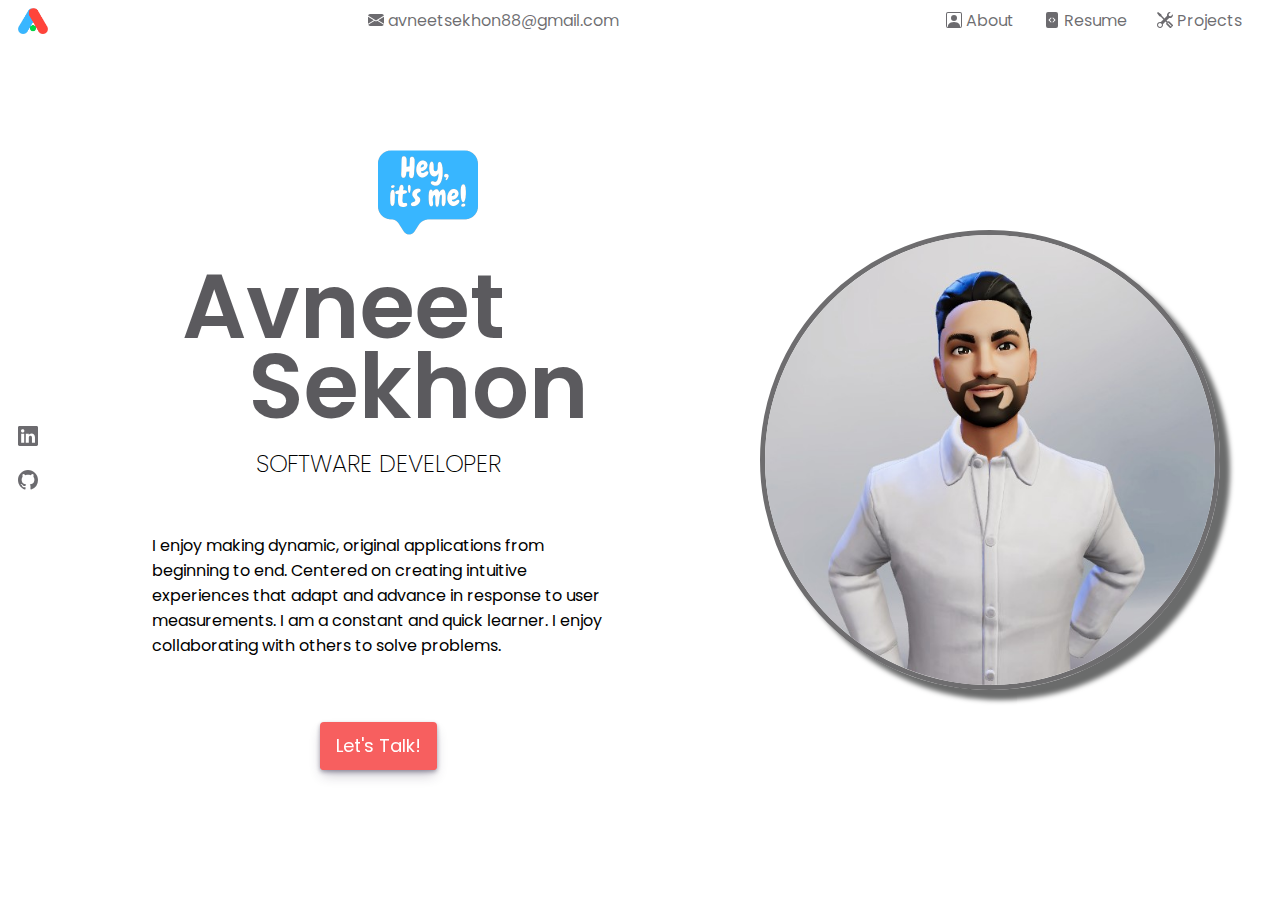
<file: index.html>
<!DOCTYPE html>
<html lang="en">
<head>
    <meta charset="UTF-8">
    <meta name="viewport" content="width=device-width, initial-scale=1.0">
    <title>Avneet Singh Sekhon</title>
    <!-- Google Font -->
    <link rel="preconnect" href="https://fonts.googleapis.com">
    <link rel="preconnect" href="https://fonts.gstatic.com" crossorigin>
    <link href="https://fonts.googleapis.com/css2?family=Roboto+Mono:wght@300;400&display=swap" rel="stylesheet">
    <link href="https://fonts.googleapis.com/css2?family=Poppins:wght@200;400;600&display=swap" rel="stylesheet">
    <!-- Custom CSS -->
    <link href="styles/style.css" rel="stylesheet">
</head>
<body>  
    <!-- Navbar -->
    <div class="nav-container">
        <nav>
            <a href="./index.html" id="brand-logo">
                <img src="./assets/images/A_Logo.png" width="30px" alt="brand logo">
            </a>
            <a class="toggle_btn">
                <svg xmlns="http://www.w3.org/2000/svg" width="30" height="30" fill="currentColor" class="bi bi-list" viewBox="0 0 16 16">
                    <path fill-rule="evenodd" d="M2.5 12a.5.5 0 0 1 .5-.5h10a.5.5 0 0 1 0 1H3a.5.5 0 0 1-.5-.5zm0-4a.5.5 0 0 1 .5-.5h10a.5.5 0 0 1 0 1H3a.5.5 0 0 1-.5-.5zm0-4a.5.5 0 0 1 .5-.5h10a.5.5 0 0 1 0 1H3a.5.5 0 0 1-.5-.5z"/>
                </svg>
            </a>
            <a href="./public/projects.html" class="nav-right">
                <svg xmlns="http://www.w3.org/2000/svg" width="16" height="16" fill="currentColor" class="bi bi-tools" viewBox="0 0 16 16">
                    <path d="M1 0 0 1l2.2 3.081a1 1 0 0 0 .815.419h.07a1 1 0 0 1 .708.293l2.675 2.675-2.617 2.654A3.003 3.003 0 0 0 0 13a3 3 0 1 0 5.878-.851l2.654-2.617.968.968-.305.914a1 1 0 0 0 .242 1.023l3.27 3.27a.997.997 0 0 0 1.414 0l1.586-1.586a.997.997 0 0 0 0-1.414l-3.27-3.27a1 1 0 0 0-1.023-.242L10.5 9.5l-.96-.96 2.68-2.643A3.005 3.005 0 0 0 16 3c0-.269-.035-.53-.102-.777l-2.14 2.141L12 4l-.364-1.757L13.777.102a3 3 0 0 0-3.675 3.68L7.462 6.46 4.793 3.793a1 1 0 0 1-.293-.707v-.071a1 1 0 0 0-.419-.814L1 0Zm9.646 10.646a.5.5 0 0 1 .708 0l2.914 2.915a.5.5 0 0 1-.707.707l-2.915-2.914a.5.5 0 0 1 0-.708ZM3 11l.471.242.529.026.287.445.445.287.026.529L5 13l-.242.471-.026.529-.445.287-.287.445-.529.026L3 15l-.471-.242L2 14.732l-.287-.445L1.268 14l-.026-.529L1 13l.242-.471.026-.529.445-.287.287-.445.529-.026L3 11Z"/>
                </svg>
                Projects
            </a>
            <a href="./public/resume.html" class="nav-right">
                <svg xmlns="http://www.w3.org/2000/svg" width="16" height="16" fill="currentColor" class="bi bi-file-code-fill" viewBox="0 0 16 16">
                    <path d="M12 0H4a2 2 0 0 0-2 2v12a2 2 0 0 0 2 2h8a2 2 0 0 0 2-2V2a2 2 0 0 0-2-2zM6.646 5.646a.5.5 0 1 1 .708.708L5.707 8l1.647 1.646a.5.5 0 0 1-.708.708l-2-2a.5.5 0 0 1 0-.708l2-2zm2.708 0 2 2a.5.5 0 0 1 0 .708l-2 2a.5.5 0 0 1-.708-.708L10.293 8 8.646 6.354a.5.5 0 1 1 .708-.708z"/>
                </svg>
                Resume
            </a>
            <a href="./public/about.html" class="nav-right">
                <svg xmlns="http://www.w3.org/2000/svg" width="16" height="16" fill="currentColor" class="bi bi-person-square" viewBox="0 0 16 16">
                    <path d="M11 6a3 3 0 1 1-6 0 3 3 0 0 1 6 0z"/>
                    <path d="M2 0a2 2 0 0 0-2 2v12a2 2 0 0 0 2 2h12a2 2 0 0 0 2-2V2a2 2 0 0 0-2-2H2zm12 1a1 1 0 0 1 1 1v12a1 1 0 0 1-1 1v-1c0-1-1-4-6-4s-6 3-6 4v1a1 1 0 0 1-1-1V2a1 1 0 0 1 1-1h12z"/>
                </svg>
                About
            </a>
            <a href="mailto:avneetsekhon88@gmail.com" class="nav-right" id="nav-email">
                <svg xmlns="http://www.w3.org/2000/svg" width="16" height="16" fill="currentColor" class="bi bi-envelope-fill" viewBox="0 0 16 16">
                    <path d="M.05 3.555A2 2 0 0 1 2 2h12a2 2 0 0 1 1.95 1.555L8 8.414.05 3.555ZM0 4.697v7.104l5.803-3.558L0 4.697ZM6.761 8.83l-6.57 4.027A2 2 0 0 0 2 14h12a2 2 0 0 0 1.808-1.144l-6.57-4.027L8 9.586l-1.239-.757Zm3.436-.586L16 11.801V4.697l-5.803 3.546Z"/>
                </svg>
                avneetsekhon88@gmail.com
            </a>
            <div class="dropdown-menu">
                <li><a href="./public/about.html">About</a></li>
                <li><a href="./public/resume.html">Resume</a></li>
                <li><a href="./public/projects.html">Projects</a></li>
                <li><a href="mailto:avneetsekhon88@gmail.com">Contact</a></li>
                <li><a href="https://www.linkedin.com/in/asekhoncs/" target="_blank">Linkedin</a></li>
                <li><a href="https://github.com/avneetsekhoncs" target="_blank">GitHub</a></li>
            </div>            
        </nav>
    </div>
    <!-- Main content -->
    <main>
        <div class="grid-container">
            <div class="sidebar">
                <a href="https://www.linkedin.com/in/asekhoncs/" target="_blank">
                    <svg xmlns="http://www.w3.org/2000/svg" width="16" height="16" fill="currentColor" class="bi bi-linkedin" viewBox="0 0 16 16">
                        <path d="M0 1.146C0 .513.526 0 1.175 0h13.65C15.474 0 16 .513 16 1.146v13.708c0 .633-.526 1.146-1.175 1.146H1.175C.526 16 0 15.487 0 14.854V1.146zm4.943 12.248V6.169H2.542v7.225h2.401zm-1.2-8.212c.837 0 1.358-.554 1.358-1.248-.015-.709-.52-1.248-1.342-1.248-.822 0-1.359.54-1.359 1.248 0 .694.521 1.248 1.327 1.248h.016zm4.908 8.212V9.359c0-.216.016-.432.08-.586.173-.431.568-.878 1.232-.878.869 0 1.216.662 1.216 1.634v3.865h2.401V9.25c0-2.22-1.184-3.252-2.764-3.252-1.274 0-1.845.7-2.165 1.193v.025h-.016a5.54 5.54 0 0 1 .016-.025V6.169h-2.4c.03.678 0 7.225 0 7.225h2.4z"/>
                    </svg>
                </a>
                <a href="https://github.com/avneetsekhoncs" target="_blank">
                    <svg xmlns="http://www.w3.org/2000/svg" width="16" height="16" fill="currentColor" class="bi bi-github" viewBox="0 0 16 16">
                        <path d="M8 0C3.58 0 0 3.58 0 8c0 3.54 2.29 6.53 5.47 7.59.4.07.55-.17.55-.38 0-.19-.01-.82-.01-1.49-2.01.37-2.53-.49-2.69-.94-.09-.23-.48-.94-.82-1.13-.28-.15-.68-.52-.01-.53.63-.01 1.08.58 1.23.82.72 1.21 1.87.87 2.33.66.07-.52.28-.87.51-1.07-1.78-.2-3.64-.89-3.64-3.95 0-.87.31-1.59.82-2.15-.08-.2-.36-1.02.08-2.12 0 0 .67-.21 2.2.82.64-.18 1.32-.27 2-.27.68 0 1.36.09 2 .27 1.53-1.04 2.2-.82 2.2-.82.44 1.1.16 1.92.08 2.12.51.56.82 1.27.82 2.15 0 3.07-1.87 3.75-3.65 3.95.29.25.54.73.54 1.48 0 1.07-.01 1.93-.01 2.2 0 .21.15.46.55.38A8.012 8.012 0 0 0 16 8c0-4.42-3.58-8-8-8z"/>
                    </svg>
                </a>
            </div>
            <div class="avatar-bio">
                <img src="./assets/images/Hey_its_me.png" alt="Hey, it's me!">
                <h1>Avneet</h1>
                <h1 id="skewed-name">Sekhon</h1>
                <h2>Software Developer</h2>
                <p>I enjoy making dynamic, original applications from beginning to end. Centered on creating intuitive experiences that adapt and advance in response to user measurements. I am a constant and quick learner. I enjoy collaborating with others to solve problems.</p>
                <button role="button" onclick="sendEmailDefault()">
                    Let's Talk!
                </button>
            </div>
            <div class="avatar">
                <img src="./assets/images/avatar-grey.jpeg" alt="avatar">
            </div>
        </div>
    </main>


    <script src="./index.js" charset="UTF-8"></script>
</body>
</html>
</file>
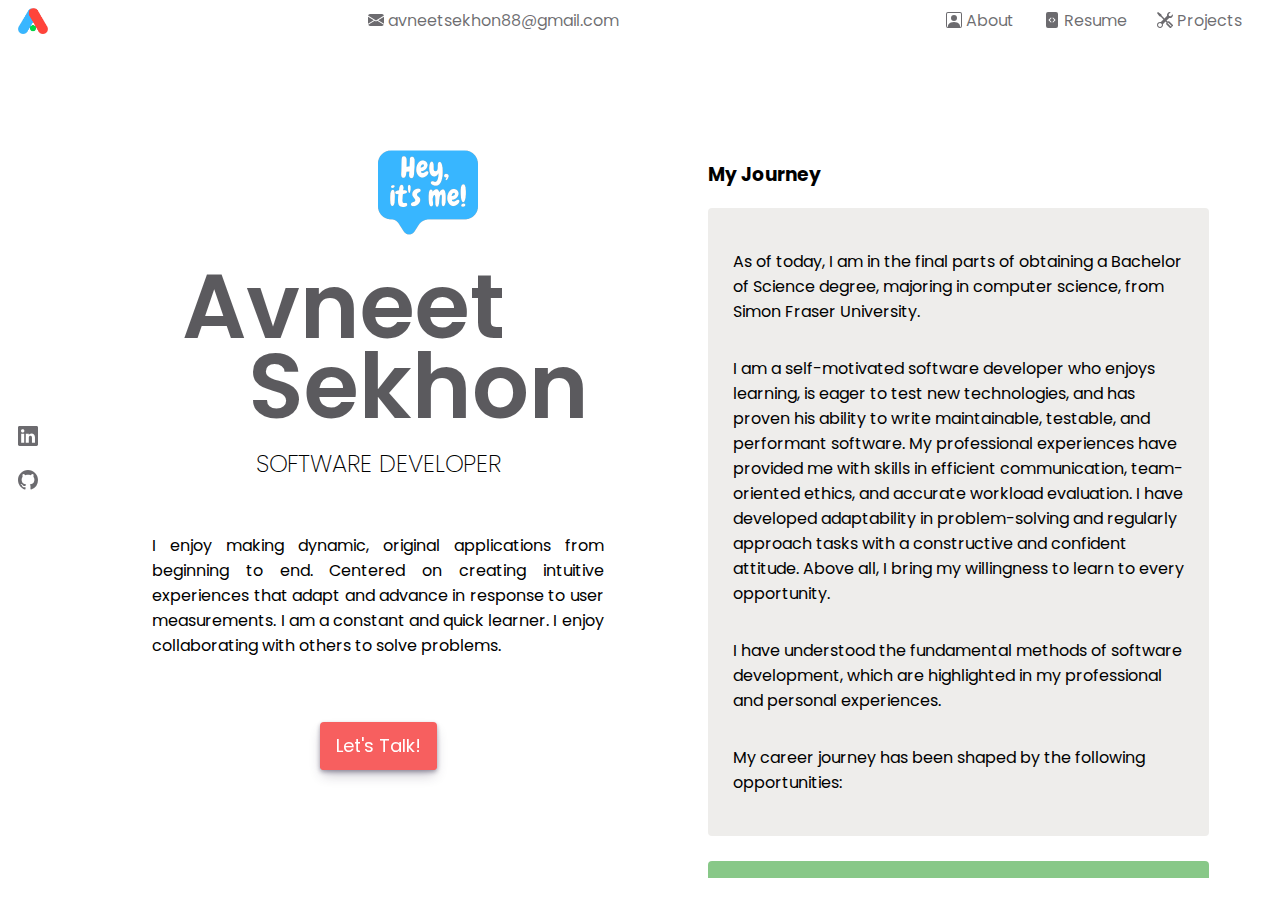
<file: public/about.html>
<!DOCTYPE html>
<html lang="en">
<head>
    <meta charset="UTF-8">
    <meta name="viewport" content="width=device-width, initial-scale=1.0">
    <title>Avneet Singh Sekhon</title>
    <!-- Google Font -->
    <link rel="preconnect" href="https://fonts.googleapis.com">
    <link rel="preconnect" href="https://fonts.gstatic.com" crossorigin>
    <link href="https://fonts.googleapis.com/css2?family=Roboto+Mono:wght@300;400&display=swap" rel="stylesheet">
    <link href="https://fonts.googleapis.com/css2?family=Poppins:wght@200;400;600&display=swap" rel="stylesheet">
    <!-- Custom CSS -->
    <link href="../styles/about_style.css" rel="stylesheet">
</head>
<body>  
    <!-- Navbar -->
    <div class="nav-container">
        <nav>
            <a href="../index.html" id="brand-logo">
                <img src="../assets/images/A_Logo.png" width="30px" alt="brand logo">
            </a>
            <a class="toggle_btn">
                <svg xmlns="http://www.w3.org/2000/svg" width="30" height="30" fill="currentColor" class="bi bi-list" viewBox="0 0 16 16">
                    <path fill-rule="evenodd" d="M2.5 12a.5.5 0 0 1 .5-.5h10a.5.5 0 0 1 0 1H3a.5.5 0 0 1-.5-.5zm0-4a.5.5 0 0 1 .5-.5h10a.5.5 0 0 1 0 1H3a.5.5 0 0 1-.5-.5zm0-4a.5.5 0 0 1 .5-.5h10a.5.5 0 0 1 0 1H3a.5.5 0 0 1-.5-.5z"/>
                </svg>
            </a>
            <a href="../public/projects.html" class="nav-right">
                <svg xmlns="http://www.w3.org/2000/svg" width="16" height="16" fill="currentColor" class="bi bi-tools" viewBox="0 0 16 16">
                    <path d="M1 0 0 1l2.2 3.081a1 1 0 0 0 .815.419h.07a1 1 0 0 1 .708.293l2.675 2.675-2.617 2.654A3.003 3.003 0 0 0 0 13a3 3 0 1 0 5.878-.851l2.654-2.617.968.968-.305.914a1 1 0 0 0 .242 1.023l3.27 3.27a.997.997 0 0 0 1.414 0l1.586-1.586a.997.997 0 0 0 0-1.414l-3.27-3.27a1 1 0 0 0-1.023-.242L10.5 9.5l-.96-.96 2.68-2.643A3.005 3.005 0 0 0 16 3c0-.269-.035-.53-.102-.777l-2.14 2.141L12 4l-.364-1.757L13.777.102a3 3 0 0 0-3.675 3.68L7.462 6.46 4.793 3.793a1 1 0 0 1-.293-.707v-.071a1 1 0 0 0-.419-.814L1 0Zm9.646 10.646a.5.5 0 0 1 .708 0l2.914 2.915a.5.5 0 0 1-.707.707l-2.915-2.914a.5.5 0 0 1 0-.708ZM3 11l.471.242.529.026.287.445.445.287.026.529L5 13l-.242.471-.026.529-.445.287-.287.445-.529.026L3 15l-.471-.242L2 14.732l-.287-.445L1.268 14l-.026-.529L1 13l.242-.471.026-.529.445-.287.287-.445.529-.026L3 11Z"/>
                </svg>
                Projects
            </a>
            <a href="../public/resume.html" class="nav-right">
                <svg xmlns="http://www.w3.org/2000/svg" width="16" height="16" fill="currentColor" class="bi bi-file-code-fill" viewBox="0 0 16 16">
                    <path d="M12 0H4a2 2 0 0 0-2 2v12a2 2 0 0 0 2 2h8a2 2 0 0 0 2-2V2a2 2 0 0 0-2-2zM6.646 5.646a.5.5 0 1 1 .708.708L5.707 8l1.647 1.646a.5.5 0 0 1-.708.708l-2-2a.5.5 0 0 1 0-.708l2-2zm2.708 0 2 2a.5.5 0 0 1 0 .708l-2 2a.5.5 0 0 1-.708-.708L10.293 8 8.646 6.354a.5.5 0 1 1 .708-.708z"/>
                </svg>
                Resume
            </a>
            <a href="../public/about.html" class="nav-right">
                <svg xmlns="http://www.w3.org/2000/svg" width="16" height="16" fill="currentColor" class="bi bi-person-square" viewBox="0 0 16 16">
                    <path d="M11 6a3 3 0 1 1-6 0 3 3 0 0 1 6 0z"/>
                    <path d="M2 0a2 2 0 0 0-2 2v12a2 2 0 0 0 2 2h12a2 2 0 0 0 2-2V2a2 2 0 0 0-2-2H2zm12 1a1 1 0 0 1 1 1v12a1 1 0 0 1-1 1v-1c0-1-1-4-6-4s-6 3-6 4v1a1 1 0 0 1-1-1V2a1 1 0 0 1 1-1h12z"/>
                </svg>
                About
            </a>
            <a href="mailto:avneetsekhon88@gmail.com" class="nav-right" id="nav-email">
                <svg xmlns="http://www.w3.org/2000/svg" width="16" height="16" fill="currentColor" class="bi bi-envelope-fill" viewBox="0 0 16 16">
                    <path d="M.05 3.555A2 2 0 0 1 2 2h12a2 2 0 0 1 1.95 1.555L8 8.414.05 3.555ZM0 4.697v7.104l5.803-3.558L0 4.697ZM6.761 8.83l-6.57 4.027A2 2 0 0 0 2 14h12a2 2 0 0 0 1.808-1.144l-6.57-4.027L8 9.586l-1.239-.757Zm3.436-.586L16 11.801V4.697l-5.803 3.546Z"/>
                </svg>
                avneetsekhon88@gmail.com
            </a>
            <div class="dropdown-menu">
                <li><a href="../public/about.html">About</a></li>
                <li><a href="../public/resume.html">Resume</a></li>
                <li><a href="../public/projects.html">Projects</a></li>
                <li><a href="mailto:avneetsekhon88@gmail.com">Contact</a></li>
                <li><a href="https://www.linkedin.com/in/asekhoncs/" target="_blank">Linkedin</a></li>
                <li><a href="https://github.com/avneetsekhoncs" target="_blank">GitHub</a></li>
            </div>            
        </nav>
    </div>
    <!-- Main content -->
    <main>
        <div class="grid-container">
            <div class="sidebar">
                <a href="https://www.linkedin.com/in/asekhoncs/" target="_blank">
                    <svg xmlns="http://www.w3.org/2000/svg" width="16" height="16" fill="currentColor" class="bi bi-linkedin" viewBox="0 0 16 16">
                        <path d="M0 1.146C0 .513.526 0 1.175 0h13.65C15.474 0 16 .513 16 1.146v13.708c0 .633-.526 1.146-1.175 1.146H1.175C.526 16 0 15.487 0 14.854V1.146zm4.943 12.248V6.169H2.542v7.225h2.401zm-1.2-8.212c.837 0 1.358-.554 1.358-1.248-.015-.709-.52-1.248-1.342-1.248-.822 0-1.359.54-1.359 1.248 0 .694.521 1.248 1.327 1.248h.016zm4.908 8.212V9.359c0-.216.016-.432.08-.586.173-.431.568-.878 1.232-.878.869 0 1.216.662 1.216 1.634v3.865h2.401V9.25c0-2.22-1.184-3.252-2.764-3.252-1.274 0-1.845.7-2.165 1.193v.025h-.016a5.54 5.54 0 0 1 .016-.025V6.169h-2.4c.03.678 0 7.225 0 7.225h2.4z"/>
                    </svg>
                </a>
                <a href="https://github.com/avneetsekhoncs" target="_blank">
                    <svg xmlns="http://www.w3.org/2000/svg" width="16" height="16" fill="currentColor" class="bi bi-github" viewBox="0 0 16 16">
                        <path d="M8 0C3.58 0 0 3.58 0 8c0 3.54 2.29 6.53 5.47 7.59.4.07.55-.17.55-.38 0-.19-.01-.82-.01-1.49-2.01.37-2.53-.49-2.69-.94-.09-.23-.48-.94-.82-1.13-.28-.15-.68-.52-.01-.53.63-.01 1.08.58 1.23.82.72 1.21 1.87.87 2.33.66.07-.52.28-.87.51-1.07-1.78-.2-3.64-.89-3.64-3.95 0-.87.31-1.59.82-2.15-.08-.2-.36-1.02.08-2.12 0 0 .67-.21 2.2.82.64-.18 1.32-.27 2-.27.68 0 1.36.09 2 .27 1.53-1.04 2.2-.82 2.2-.82.44 1.1.16 1.92.08 2.12.51.56.82 1.27.82 2.15 0 3.07-1.87 3.75-3.65 3.95.29.25.54.73.54 1.48 0 1.07-.01 1.93-.01 2.2 0 .21.15.46.55.38A8.012 8.012 0 0 0 16 8c0-4.42-3.58-8-8-8z"/>
                    </svg>
                </a>
                <a href="../index.html" id="center-logo">
                    <img src="../assets/images/A_Logo.png" width="30px" alt="brand logo">
                </a>
            </div>
            <div class="avatar-bio">
                <img src="../assets/images/Hey_its_me.png" alt="Hey, it's me!">
                <h1>Avneet</h1>
                <h1 id="skewed-name">Sekhon</h1>
                <h2>Software Developer</h2>
                <p>I enjoy making dynamic, original applications from beginning to end. Centered on creating intuitive experiences that 
                    adapt and advance in response to user measurements. I am a constant and quick learner. 
                    I enjoy collaborating with others to solve problems.
                </p>
                <button role="button" onclick = "sendEmailDefault()">
                    Let's Talk!
                </button>
            </div>
            <div class="about-me">
                <div id="about-me-h3">
                    <h3>My Journey</h3>
                </div>
                <div class="about-me-info">
                    <p>As of today, I am in the final parts of obtaining a Bachelor of Science degree, majoring in computer science, from Simon Fraser University.</p>
                    <p>I am a self-motivated software developer who enjoys learning, is eager to test new technologies, and has proven his ability to write maintainable, 
                        testable, and performant software. My professional experiences have provided me with skills in efficient communication, team-oriented ethics, and 
                        accurate workload evaluation. I have developed adaptability in problem-solving and regularly approach tasks with a constructive and confident 
                        attitude. Above all, I bring my willingness to learn to every opportunity.
                    </p>
                    <p>I have understood the fundamental methods of software development, which are highlighted in my professional and personal experiences.</p>
                    <p>My career journey has been shaped by the following opportunities:</p>
                </div>
                <div class="info-cell-td">
                    <label for="td">TD Bank</label>
                    <input type="checkbox" name="three" id="td" hidden/>
                    <div class="hide-td">
                        <div class="inner-td">
                            <p>
                                I knew I had discovered a place where growth and development were not only encouraged, but actually nurtured, the moment I stepped 
                                into TD Bank as a Customer Experience Associate. The upbeat spirit that pervaded the bank's hallways was more than just a passing feeling; 
                                it was a mindset that influenced every encounter and decision. Little did I realize that this first role would pave the way for a spectacular 
                                career that would eventually lead me to where I am today.
                            </p>
                            <p>
                                As a Customer Experience Associate, I relished the ability to interact with clients while resolving their financial requirements 
                                and worries. Each connection was an opportunity to make a positive difference, and I found enormous satisfaction in delivering answers 
                                and developing long-term relationships. The training programs, mentorship initiatives, and real companionship among colleagues demonstrated 
                                the bank's dedication to encouraging workers to attain their greatest potential.
                            </p>
                            <p>
                                Nonetheless, as much as I adored my work, there was an inescapable tug towards a new path, one that resonated powerfully with my ambitions. 
                                Years passed, and I devoted myself not only to my profession but also to my studies, all the while imagining a future in which I might contribute 
                                to a world that was both inclusive and sustainable.
                            </p>
                            <p>
                                Finally, the day came when I graduated from university, armed with a plethora of information and strong determination.  
                                It was time for me to continue on my journey.
                            </p>
                        </div>
                    </div>
                </div>
                <div class="info-cell-archive">
                    <label for="archive">Archive Digital</label>
                    <input type="checkbox" name="two" id="archive" hidden/>
                    <div class="hide-archive">
                        <div class="inner-archive">
                            <p>
                                My position as a web developer at Archive Digital entailed far more than lines of code - it was about creating seamless online experiences. 
                                With a strong desire to improve user interactions, I set out on a mission to change the way we approached web functionality.
                            </p>
                            <p>
                                One particular project stands out in my mind. I recall the early days of the project, when ideas flowed like waterfalls.  
                                My workplace was covered with sketches and wireframes, each stroke of the digital pen bringing a vision to life. As the concepts progressed, 
                                I dabbled with coding, fitting together the delicate puzzle of utility and beauty. 
                            </p>
                            <p>
                                The result of lines of code fused into a symphony of digital creativity was stunning. I had successfully created a set of modular 
                                features that effortlessly merged across various web pages. Buttons whispered invitations to explore, menus gently danced, and content 
                                disclosed itself organically, all thanks to the architecture I had built.
                            </p>
                            <p>
                                The impact of the redesigned site functionalities was evident when they went live. User feedback poured in, expressing delight and contentment. 
                                The navigation was intuitive, the interactions were fluid, and the overall experience was excellent. I felt a deep feeling of accomplishment, 
                                knowing that my work had directly benefited the digital journeys of many individuals.
                            </p>
                            <p>
                                My time at Archive Digital showed me that web development is more than just writing code; it's a tool for creating experiences. 
                                It's about visualizing a user's interaction before writing a single line of code, and then turning that vision into reality. The story 
                                of those modular features became a tribute to my devotion, ingenuity, and determination as a web developer - a story I am proud to tell as 
                                I continue to explore new frontiers in the ever-changing digital realm.
                            </p>
                        </div>
                    </div>
                </div>
                <div class="info-cell-damon">
                    <label for="damon">Damon Motorcycles</label>
                    <input type="checkbox" name="one" id="damon" hidden/>
                    <div class="hide-damon">
                        <div class="inner-damon">
                            <p>
                                My time with Damon Motorcycles started out with a wave of adrenaline and nervous expectation. 
                                When I first arrived in the fast-paced startup environment, I quickly realized that multitasking 
                                was more than just a buzzword. Every day brought new tasks, and I had to be alert to keep up with 
                                the changing demands of the projects I was working on.
                            </p>
                            <p>
                                Working in cross-functional teams became second nature to me as we worked together to bring creative 
                                concepts to life. The rush of watching our ideas come to life, from the drawing board to the workshop floor, 
                                was unlike anything I'd ever felt before. I knew then that I had found my calling in the realm of programming and 
                                engineering.
                            </p>
                            <p>
                                During my time at Damon, one item that struck out was the significance of completing extensive functionality tests. 
                                Our motorcycles had to be not just stylish, but also dependable and safe.  Extensive time was spent conducting simulations, 
                                evaluating data, and pushing prototypes to their limits.  Failure was inevitable, but each setback taught us important lessons 
                                and spurred us ahead.
                            </p>
                            <p>
                                As my duties increased, I found myself in a unique position within the team.  I was assigned the duty of completing 
                                extensive research on crucial components that will define the general path of our motorcycles. My research focused on ensuring 
                                that our ideas could be scaled for different markets and consumer needs.
                            </p>
                            <p>
                                My efforts, however, went beyond coding and research. When project requirements were vague, I found the art of bridging gaps 
                                among teams. This required improving my communication skills, actively listening to others, and cultivating a collaborative and 
                                understanding environment. As a mediator between different departments, I learnt to address problems with empathy and diplomacy.
                            </p>
                            <p>
                                My experiences at Damon Motorcycles not only improved me as a developer, but also as a coworker. 
                                Being given decision-making duties allowed me to build trust with my coworkers. I found that leadership is 
                                more than just making decisions; it is also about inspiring and encouraging others to reach their full potential.
                            </p>
                            <p>
                                I felt a sense of satisfaction and thankfulness as the final chapter of my Damon journey unfolded. My relationships with my coworkers 
                                extended beyond professional camaraderie; they were true pals. Our combined efforts have contributed to the development of 
                                extraordinary motorcycles that will be making an excellent impact around the world.
                            </p>
                            <p>
                                It was difficult to leave Damon Motorcycles, but I knew that the experiences and lessons I had received there would be with me forever. I now move 
                                on to new opportunities, carrying the zeal and drive that the startup instilled in me. Damon Motorcycles' journey will long be 
                                woven into the fabric of my personal and professional development, whether it was addressing tough software issues or developing great teams.
                            </p>
                        </div>
                    </div>
                </div>
            </div>
        </div>
    </main>


    <script>
        const toggleBtn = document.querySelector('.toggle_btn')
        const dropDownMenu = document.querySelector('.dropdown-menu')
        toggleBtn.onclick = function () {
            dropDownMenu.classList.toggle('open')
        }

        function sendEmailDefault() {
            var email = "avneetsekhon88@gmail.com";
            window.open(`mailto:${email}?`);
        }
    </script>
</body>
</html>
</file>
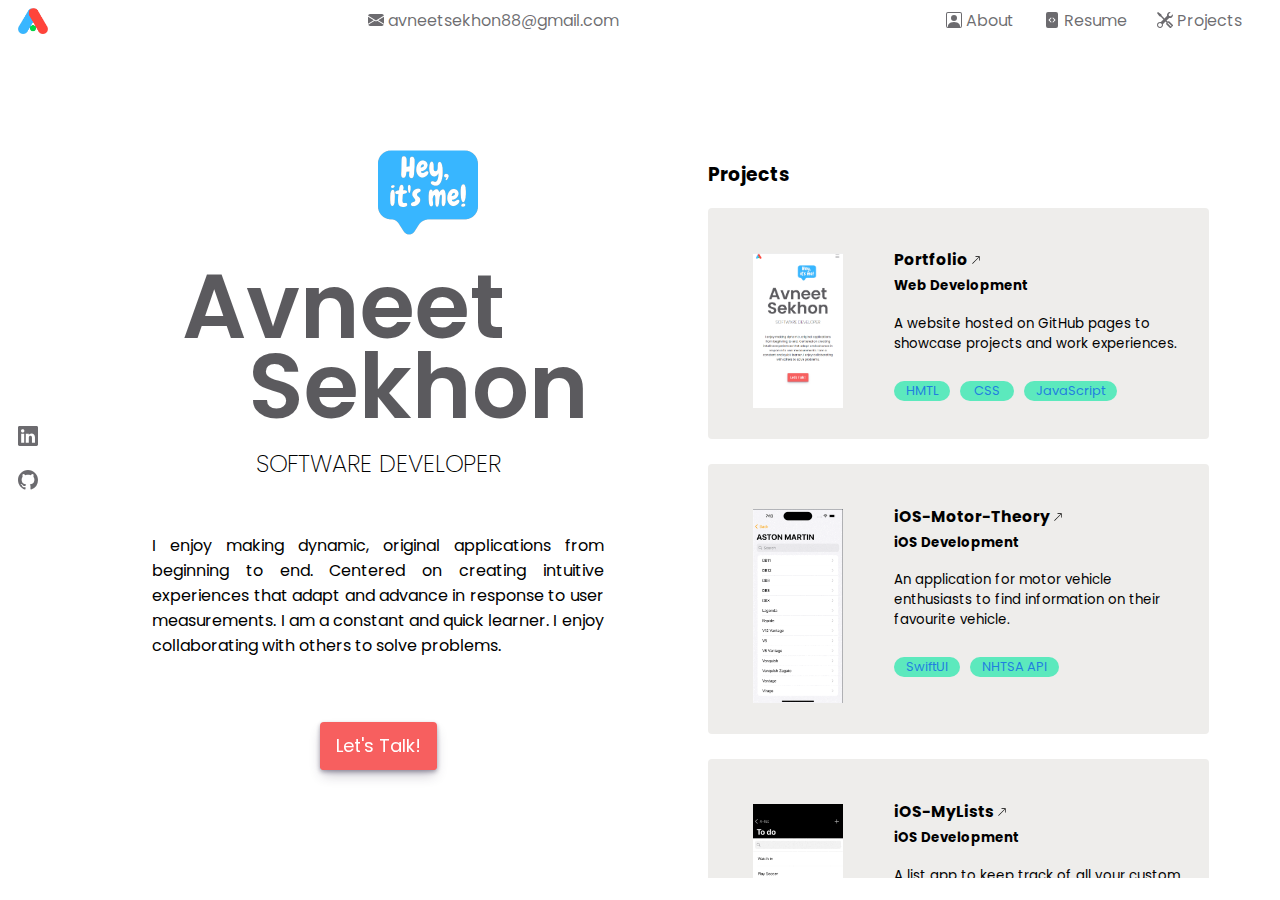
<file: public/projects.html>
<!DOCTYPE html>
<html lang="en">
<head>
    <meta charset="UTF-8">
    <meta name="viewport" content="width=device-width, initial-scale=1.0">
    <title>Avneet Singh Sekhon</title>
    <!-- Google Font -->
    <link rel="preconnect" href="https://fonts.googleapis.com">
    <link rel="preconnect" href="https://fonts.gstatic.com" crossorigin>
    <link href="https://fonts.googleapis.com/css2?family=Roboto+Mono:wght@300;400&display=swap" rel="stylesheet">
    <link href="https://fonts.googleapis.com/css2?family=Poppins:wght@200;400;600&display=swap" rel="stylesheet">
    <!-- Custom CSS -->
    <link href="../styles/projects_style.css" rel="stylesheet">
</head>
<body>  
    <!-- Navbar -->
    <div class="nav-container">
        <nav>
            <a href="../index.html" id="brand-logo">
                <img src="../assets/images/A_Logo.png" width="30px" alt="brand logo">
            </a>
            <a class="toggle_btn">
                <svg xmlns="http://www.w3.org/2000/svg" width="30" height="30" fill="currentColor" class="bi bi-list" viewBox="0 0 16 16">
                    <path fill-rule="evenodd" d="M2.5 12a.5.5 0 0 1 .5-.5h10a.5.5 0 0 1 0 1H3a.5.5 0 0 1-.5-.5zm0-4a.5.5 0 0 1 .5-.5h10a.5.5 0 0 1 0 1H3a.5.5 0 0 1-.5-.5zm0-4a.5.5 0 0 1 .5-.5h10a.5.5 0 0 1 0 1H3a.5.5 0 0 1-.5-.5z"/>
                </svg>
            </a>
            <a href="../public/projects.html" class="nav-right">
                <svg xmlns="http://www.w3.org/2000/svg" width="16" height="16" fill="currentColor" class="bi bi-tools" viewBox="0 0 16 16">
                    <path d="M1 0 0 1l2.2 3.081a1 1 0 0 0 .815.419h.07a1 1 0 0 1 .708.293l2.675 2.675-2.617 2.654A3.003 3.003 0 0 0 0 13a3 3 0 1 0 5.878-.851l2.654-2.617.968.968-.305.914a1 1 0 0 0 .242 1.023l3.27 3.27a.997.997 0 0 0 1.414 0l1.586-1.586a.997.997 0 0 0 0-1.414l-3.27-3.27a1 1 0 0 0-1.023-.242L10.5 9.5l-.96-.96 2.68-2.643A3.005 3.005 0 0 0 16 3c0-.269-.035-.53-.102-.777l-2.14 2.141L12 4l-.364-1.757L13.777.102a3 3 0 0 0-3.675 3.68L7.462 6.46 4.793 3.793a1 1 0 0 1-.293-.707v-.071a1 1 0 0 0-.419-.814L1 0Zm9.646 10.646a.5.5 0 0 1 .708 0l2.914 2.915a.5.5 0 0 1-.707.707l-2.915-2.914a.5.5 0 0 1 0-.708ZM3 11l.471.242.529.026.287.445.445.287.026.529L5 13l-.242.471-.026.529-.445.287-.287.445-.529.026L3 15l-.471-.242L2 14.732l-.287-.445L1.268 14l-.026-.529L1 13l.242-.471.026-.529.445-.287.287-.445.529-.026L3 11Z"/>
                </svg>
                Projects
            </a>
            <a href="../public/resume.html" class="nav-right">
                <svg xmlns="http://www.w3.org/2000/svg" width="16" height="16" fill="currentColor" class="bi bi-file-code-fill" viewBox="0 0 16 16">
                    <path d="M12 0H4a2 2 0 0 0-2 2v12a2 2 0 0 0 2 2h8a2 2 0 0 0 2-2V2a2 2 0 0 0-2-2zM6.646 5.646a.5.5 0 1 1 .708.708L5.707 8l1.647 1.646a.5.5 0 0 1-.708.708l-2-2a.5.5 0 0 1 0-.708l2-2zm2.708 0 2 2a.5.5 0 0 1 0 .708l-2 2a.5.5 0 0 1-.708-.708L10.293 8 8.646 6.354a.5.5 0 1 1 .708-.708z"/>
                </svg>
                Resume
            </a>
            <a href="../public/about.html" class="nav-right">
                <svg xmlns="http://www.w3.org/2000/svg" width="16" height="16" fill="currentColor" class="bi bi-person-square" viewBox="0 0 16 16">
                    <path d="M11 6a3 3 0 1 1-6 0 3 3 0 0 1 6 0z"/>
                    <path d="M2 0a2 2 0 0 0-2 2v12a2 2 0 0 0 2 2h12a2 2 0 0 0 2-2V2a2 2 0 0 0-2-2H2zm12 1a1 1 0 0 1 1 1v12a1 1 0 0 1-1 1v-1c0-1-1-4-6-4s-6 3-6 4v1a1 1 0 0 1-1-1V2a1 1 0 0 1 1-1h12z"/>
                </svg>
                About
            </a>
            <a href="mailto:avneetsekhon88@gmail.com" class="nav-right" id="nav-email">
                <svg xmlns="http://www.w3.org/2000/svg" width="16" height="16" fill="currentColor" class="bi bi-envelope-fill" viewBox="0 0 16 16">
                    <path d="M.05 3.555A2 2 0 0 1 2 2h12a2 2 0 0 1 1.95 1.555L8 8.414.05 3.555ZM0 4.697v7.104l5.803-3.558L0 4.697ZM6.761 8.83l-6.57 4.027A2 2 0 0 0 2 14h12a2 2 0 0 0 1.808-1.144l-6.57-4.027L8 9.586l-1.239-.757Zm3.436-.586L16 11.801V4.697l-5.803 3.546Z"/>
                </svg>
                avneetsekhon88@gmail.com
            </a>
            <div class="dropdown-menu">
                <li><a href="../public/about.html">About</a></li>
                <li><a href="../public/resume.html">Resume</a></li>
                <li><a href="../public/projects.html">Projects</a></li>
                <li><a href="mailto:avneetsekhon88@gmail.com">Contact</a></li>
                <li><a href="https://www.linkedin.com/in/asekhoncs/" target="_blank">Linkedin</a></li>
                <li><a href="https://github.com/avneetsekhoncs" target="_blank">GitHub</a></li>
            </div>            
        </nav>
    </div>
    <!-- Main content -->
    <main>
        <div class="grid-container">
            <div class="sidebar">
                <a href="https://www.linkedin.com/in/asekhoncs/" target="_blank">
                    <svg xmlns="http://www.w3.org/2000/svg" width="16" height="16" fill="currentColor" class="bi bi-linkedin" viewBox="0 0 16 16">
                        <path d="M0 1.146C0 .513.526 0 1.175 0h13.65C15.474 0 16 .513 16 1.146v13.708c0 .633-.526 1.146-1.175 1.146H1.175C.526 16 0 15.487 0 14.854V1.146zm4.943 12.248V6.169H2.542v7.225h2.401zm-1.2-8.212c.837 0 1.358-.554 1.358-1.248-.015-.709-.52-1.248-1.342-1.248-.822 0-1.359.54-1.359 1.248 0 .694.521 1.248 1.327 1.248h.016zm4.908 8.212V9.359c0-.216.016-.432.08-.586.173-.431.568-.878 1.232-.878.869 0 1.216.662 1.216 1.634v3.865h2.401V9.25c0-2.22-1.184-3.252-2.764-3.252-1.274 0-1.845.7-2.165 1.193v.025h-.016a5.54 5.54 0 0 1 .016-.025V6.169h-2.4c.03.678 0 7.225 0 7.225h2.4z"/>
                    </svg>
                </a>
                <a href="https://github.com/avneetsekhoncs" target="_blank">
                    <svg xmlns="http://www.w3.org/2000/svg" width="16" height="16" fill="currentColor" class="bi bi-github" viewBox="0 0 16 16">
                        <path d="M8 0C3.58 0 0 3.58 0 8c0 3.54 2.29 6.53 5.47 7.59.4.07.55-.17.55-.38 0-.19-.01-.82-.01-1.49-2.01.37-2.53-.49-2.69-.94-.09-.23-.48-.94-.82-1.13-.28-.15-.68-.52-.01-.53.63-.01 1.08.58 1.23.82.72 1.21 1.87.87 2.33.66.07-.52.28-.87.51-1.07-1.78-.2-3.64-.89-3.64-3.95 0-.87.31-1.59.82-2.15-.08-.2-.36-1.02.08-2.12 0 0 .67-.21 2.2.82.64-.18 1.32-.27 2-.27.68 0 1.36.09 2 .27 1.53-1.04 2.2-.82 2.2-.82.44 1.1.16 1.92.08 2.12.51.56.82 1.27.82 2.15 0 3.07-1.87 3.75-3.65 3.95.29.25.54.73.54 1.48 0 1.07-.01 1.93-.01 2.2 0 .21.15.46.55.38A8.012 8.012 0 0 0 16 8c0-4.42-3.58-8-8-8z"/>
                    </svg>
                </a>
                <a href="../index.html" id="center-logo">
                    <img src="../assets/images/A_Logo.png" width="30px" alt="brand logo">
                </a>
            </div>
            <div class="avatar-bio">
                <img src="../assets/images/Hey_its_me.png" alt="Hey, it's me!">
                <h1>Avneet</h1>
                <h1 id="skewed-name">Sekhon</h1>
                <h2>Software Developer</h2>
                <p>I enjoy making dynamic, original applications from beginning to end. Centered on creating intuitive experiences that 
                    adapt and advance in response to user measurements. I am a constant and quick learner. 
                    I enjoy collaborating with others to solve problems.
                </p>
                <button role="button" onclick = "sendEmailDefault()">
                    Let's Talk!
                </button>
            </div>
            <div class="about-me">
                <div class="about-me-info">
                    <h3>Projects</h3>
                </div>
                <div class="info-cell">
                    <div id="work-time">
                        <img src="../assets/images/Demo/websiteDemo.png" alt="Portfolio">
                    </div>
                    <div id="work-description">
                        <h3><a href="https://github.com/avneetsekhoncs/Portfolio" target="_blank">Portfolio
                            <svg xmlns="http://www.w3.org/2000/svg" width="16" height="16" fill="currentColor" class="bi bi-arrow-up-right" viewBox="0 0 16 16">
                                <path fill-rule="evenodd" d="M14 2.5a.5.5 0 0 0-.5-.5h-6a.5.5 0 0 0 0 1h4.793L2.146 13.146a.5.5 0 0 0 .708.708L13 3.707V8.5a.5.5 0 0 0 1 0v-6z"/>
                            </svg>
                        </a></h3>
                        <h4>Web Development</h4>
                        <p>A website hosted on GitHub pages to showcase projects and work experiences.</p>
                        <div id="skill-tags">
                            <p>HMTL</p>
                            <p>CSS</p>
                            <p>JavaScript</p>
                        </div>
                    </div>
                </div>
                <div class="info-cell">
                    <div id="work-time">
                        <img src="../assets/images/Demo/motor-theory-demo.png" alt="motor theory demo">
                    </div>
                    <div id="work-description">
                        <h3><a href="https://github.com/avneetsekhoncs/iOS-Motor-Theory" target="_blank">iOS-Motor-Theory
                            <svg xmlns="http://www.w3.org/2000/svg" width="16" height="16" fill="currentColor" class="bi bi-arrow-up-right" viewBox="0 0 16 16">
                                <path fill-rule="evenodd" d="M14 2.5a.5.5 0 0 0-.5-.5h-6a.5.5 0 0 0 0 1h4.793L2.146 13.146a.5.5 0 0 0 .708.708L13 3.707V8.5a.5.5 0 0 0 1 0v-6z"/>
                            </svg>
                        </a></h3>
                        <h4>iOS Development</h4>
                        <p>An application for motor vehicle enthusiasts to find information on their favourite vehicle.</p>
                        <div id="skill-tags">
                            <p>SwiftUI</p>
                            <p>NHTSA API</p>
                        </div>
                    </div>
                </div>
                <div class="info-cell">
                    <div id="work-time">
                        <img src="../assets/images/Demo/A-List_Demo.png" alt="A list demo">
                    </div>
                    <div id="work-description">
                        <h3><a href="https://github.com/avneetsekhoncs/iOS-MyLists" target="_blank">iOS-MyLists
                            <svg xmlns="http://www.w3.org/2000/svg" width="16" height="16" fill="currentColor" class="bi bi-arrow-up-right" viewBox="0 0 16 16">
                                <path fill-rule="evenodd" d="M14 2.5a.5.5 0 0 0-.5-.5h-6a.5.5 0 0 0 0 1h4.793L2.146 13.146a.5.5 0 0 0 .708.708L13 3.707V8.5a.5.5 0 0 0 1 0v-6z"/>
                            </svg>
                        </a></h3>
                        <h4>iOS Development</h4>
                        <p>A list app to keep track of all your custom lists.</p>
                        <div id="skill-tags">
                            <p>Swift</p>
                            <p>Ruby</p>
                            <p>Cocoapods</p>
                            <p>CoreData</p>
                        </div>
                    </div>
                </div>
                <div class="info-cell">
                    <div id="work-time">
                        <img src="../assets/images/Demo/Chat-app-demo.png" alt="Chat app demo">
                    </div>
                    <div id="work-description">
                        <h3><a href="https://github.com/avneetsekhoncs/iOS-Chat-App" target="_blank">iOS-Chat-App
                            <svg xmlns="http://www.w3.org/2000/svg" width="16" height="16" fill="currentColor" class="bi bi-arrow-up-right" viewBox="0 0 16 16">
                                <path fill-rule="evenodd" d="M14 2.5a.5.5 0 0 0-.5-.5h-6a.5.5 0 0 0 0 1h4.793L2.146 13.146a.5.5 0 0 0 .708.708L13 3.707V8.5a.5.5 0 0 0 1 0v-6z"/>
                            </svg>
                        </a></h3>
                        <h4>iOS Development</h4>
                        <p>An internet based messaging app similar to WhatsApp that uses a service called Firebase Firestore as a backend database to store and retrieve messages from the cloud.</p>
                        <div id="skill-tags">
                            <p>Swift</p>
                            <p>Ruby</p>
                            <p>Cocoapods</p>
                            <p>Swift Packet Manager</p>
                            <p>Firebase</p>
                            <p>Firestore</p>
                        </div>
                    </div>
                </div>
                <div class="info-cell">
                    <div id="work-time">
                        <img src="../assets/images/Demo/ios-weather-demo.png" alt="weather demo">
                    </div>
                    <div id="work-description">
                        <h3><a href="https://github.com/avneetsekhoncs/iOS-Weather" target="_blank">iOS-Weather
                            <svg xmlns="http://www.w3.org/2000/svg" width="16" height="16" fill="currentColor" class="bi bi-arrow-up-right" viewBox="0 0 16 16">
                                <path fill-rule="evenodd" d="M14 2.5a.5.5 0 0 0-.5-.5h-6a.5.5 0 0 0 0 1h4.793L2.146 13.146a.5.5 0 0 0 .708.708L13 3.707V8.5a.5.5 0 0 0 1 0v-6z"/>
                            </svg>
                        </a></h3>
                        <h4>iOS Development</h4>
                        <p>A swift weather application with dark-mode enabled. You'll be able to check the weather for the current location based on the GPS data from the iPhone as well as by searching for a city manually.</p>
                        <div id="skill-tags">
                            <p>Swift</p>
                            <p>CoreLocation</p>
                        </div>
                    </div>
                </div>
                <div class="info-cell">
                    <div id="work-time">
                        <img src="../assets/images/Demo/hacker-news-demo.png" alt="hacker news demo">
                    </div>
                    <div id="work-description">
                        <h3><a href="https://github.com/avneetsekhoncs/Hacker-News" target="_blank">Hacker-News
                            <svg xmlns="http://www.w3.org/2000/svg" width="16" height="16" fill="currentColor" class="bi bi-arrow-up-right" viewBox="0 0 16 16">
                                <path fill-rule="evenodd" d="M14 2.5a.5.5 0 0 0-.5-.5h-6a.5.5 0 0 0 0 1h4.793L2.146 13.146a.5.5 0 0 0 .708.708L13 3.707V8.5a.5.5 0 0 0 1 0v-6z"/>
                            </svg>
                        </a></h3>
                        <h4>iOS Development</h4>
                        <p>A SwiftUI application which uses the Hacker News Algolia API to retrieve and display all stories that are on the front/home page right now.</p>
                        <div id="skill-tags">
                            <p>SwiftUI</p>
                            <p>UIKit</p>
                        </div>
                    </div>
                </div>
                <div class="info-cell">
                    <div id="work-time">
                        <img src="../assets/images/Demo/bmi-calculator-demo.png" alt="bmi calculator demo">
                    </div>
                    <div id="work-description">
                        <h3><a href="https://github.com/avneetsekhoncs/BMI-Calculator" target="_blank">BMI-Calculator
                            <svg xmlns="http://www.w3.org/2000/svg" width="16" height="16" fill="currentColor" class="bi bi-arrow-up-right" viewBox="0 0 16 16">
                                <path fill-rule="evenodd" d="M14 2.5a.5.5 0 0 0-.5-.5h-6a.5.5 0 0 0 0 1h4.793L2.146 13.146a.5.5 0 0 0 .708.708L13 3.707V8.5a.5.5 0 0 0 1 0v-6z"/>
                            </svg>
                        </a></h3>
                        <h4>iOS Development</h4>
                        <p>A Body Mass Index calculator. Based on the user's weight and height it will calculate their body mass and give a piece of health advice.</p>
                        <div id="skill-tags">
                            <p>Swift</p>
                        </div>
                    </div>
                </div>
                <div class="info-cell">
                    <div id="work-time">
                        <img src="../assets/images/Demo/destini-demo.png" alt="Destini demo">
                    </div>
                    <div id="work-description">
                        <h3><a href="https://github.com/avneetsekhoncs/Destini" target="_blank">Destini
                            <svg xmlns="http://www.w3.org/2000/svg" width="16" height="16" fill="currentColor" class="bi bi-arrow-up-right" viewBox="0 0 16 16">
                                <path fill-rule="evenodd" d="M14 2.5a.5.5 0 0 0-.5-.5h-6a.5.5 0 0 0 0 1h4.793L2.146 13.146a.5.5 0 0 0 .708.708L13 3.707V8.5a.5.5 0 0 0 1 0v-6z"/>
                            </svg>
                        </a></h3>
                        <h4>iOS Development</h4>
                        <p>In this app, I will be creating a “choose your own adventure” game similar to the App Store hit “Life Line” app. The app will tell a story depending on what the user chooses and can be fleshed out and modified to provide an engaging story-telling experience.</p>
                        <div id="skill-tags">
                            <p>Swift</p>
                        </div>
                    </div>
                </div>
                <div class="info-cell">
                    <div id="work-time">
                        <img src="../assets/images/Demo/tip-demo.png" alt="tip demo">
                    </div>
                    <div id="work-description">
                        <h3><a href="https://github.com/avneetsekhoncs/Tips-Calculator" target="_blank">Tips-Calculator
                            <svg xmlns="http://www.w3.org/2000/svg" width="16" height="16" fill="currentColor" class="bi bi-arrow-up-right" viewBox="0 0 16 16">
                                <path fill-rule="evenodd" d="M14 2.5a.5.5 0 0 0-.5-.5h-6a.5.5 0 0 0 0 1h4.793L2.146 13.146a.5.5 0 0 0 .708.708L13 3.707V8.5a.5.5 0 0 0 1 0v-6z"/>
                            </svg>
                        </a></h3>
                        <h4>iOS Development</h4>
                        <p>A swift application made for bill splitting and tips calculating.</p>
                        <div id="skill-tags">
                            <p>Swift</p>
                        </div>
                    </div>
                </div>
                <div class="info-cell">
                    <div id="work-time">
                    </div>
                    <div id="work-description">
                        <h3><a href="https://github.com/avneetsekhoncs/iOS-Bitcoin-Tracker" target="_blank">iOS-Bitcoin-Tracker
                            <svg xmlns="http://www.w3.org/2000/svg" width="16" height="16" fill="currentColor" class="bi bi-arrow-up-right" viewBox="0 0 16 16">
                                <path fill-rule="evenodd" d="M14 2.5a.5.5 0 0 0-.5-.5h-6a.5.5 0 0 0 0 1h4.793L2.146 13.146a.5.5 0 0 0 .708.708L13 3.707V8.5a.5.5 0 0 0 1 0v-6z"/>
                            </svg>
                        </a></h3>
                        <h4>iOS Development</h4>
                        <p>This app will give you the latest Bitcoin prices in all the popular currencies.</p>
                        <div id="skill-tags">
                            <p>Swift</p>
                        </div>
                    </div>
                </div>
                <div class="info-cell">
                    <div id="work-time">
                    </div>
                    <div id="work-description">
                        <h3><a href="https://github.com/avneetsekhoncs/Roll-Dice" target="_blank">Roll-Dice
                            <svg xmlns="http://www.w3.org/2000/svg" width="16" height="16" fill="currentColor" class="bi bi-arrow-up-right" viewBox="0 0 16 16">
                                <path fill-rule="evenodd" d="M14 2.5a.5.5 0 0 0-.5-.5h-6a.5.5 0 0 0 0 1h4.793L2.146 13.146a.5.5 0 0 0 .708.708L13 3.707V8.5a.5.5 0 0 0 1 0v-6z"/>
                            </svg>
                        </a></h3>
                        <h4>iOS Development</h4>
                        <p>A dice app in which you can make the die roll at the press of a button or by shaking your phone.</p>
                        <div id="skill-tags">
                            <p>Swift</p>
                        </div>
                    </div>
                </div>
                <div class="info-cell">
                    <div id="work-time">
                    </div>
                    <div id="work-description">
                        <h3><a href="https://github.com/avneetsekhoncs/Xylophone" target="_blank">Xylophone
                            <svg xmlns="http://www.w3.org/2000/svg" width="16" height="16" fill="currentColor" class="bi bi-arrow-up-right" viewBox="0 0 16 16">
                                <path fill-rule="evenodd" d="M14 2.5a.5.5 0 0 0-.5-.5h-6a.5.5 0 0 0 0 1h4.793L2.146 13.146a.5.5 0 0 0 .708.708L13 3.707V8.5a.5.5 0 0 0 1 0v-6z"/>
                            </svg>
                        </a></h3>
                        <h4>iOS Development</h4>
                        <p>A Xylophone app.</p>
                        <div id="skill-tags">
                            <p>Swift</p>
                            <p>AVFoundation</p>
                            <p>AVAudioPlayer</p>
                        </div>
                    </div>
                </div>
                <div class="info-cell">
                    <div id="work-time">
                    </div>
                    <div id="work-description">
                        <h3><a href="https://github.com/avneetsekhoncs/Egg-Timer" target="_blank">Egg-Timer
                            <svg xmlns="http://www.w3.org/2000/svg" width="16" height="16" fill="currentColor" class="bi bi-arrow-up-right" viewBox="0 0 16 16">
                                <path fill-rule="evenodd" d="M14 2.5a.5.5 0 0 0-.5-.5h-6a.5.5 0 0 0 0 1h4.793L2.146 13.146a.5.5 0 0 0 .708.708L13 3.707V8.5a.5.5 0 0 0 1 0v-6z"/>
                            </svg>
                        </a></h3>
                        <h4>iOS Development</h4>
                        <p>An egg timer app to boil eggs at different levels.</p>
                        <div id="skill-tags">
                            <p>Swift</p>
                        </div>
                    </div>
                </div>
                <div class="info-cell">
                    <div id="work-time">
                    </div>
                    <div id="work-description">
                        <h3><a href="https://github.com/avneetsekhoncs/File-Transfer-Program" target="_blank">File-Transfer-Program
                            <svg xmlns="http://www.w3.org/2000/svg" width="16" height="16" fill="currentColor" class="bi bi-arrow-up-right" viewBox="0 0 16 16">
                                <path fill-rule="evenodd" d="M14 2.5a.5.5 0 0 0-.5-.5h-6a.5.5 0 0 0 0 1h4.793L2.146 13.146a.5.5 0 0 0 .708.708L13 3.707V8.5a.5.5 0 0 0 1 0v-6z"/>
                            </svg>
                        </a></h3>
                        <h4>Software Development</h4>
                        <p>A file transfer program which can transfer files back and forth from a remote web sever.</p>
                        <div id="skill-tags">
                            <p>Python</p>
                        </div>
                    </div>
                </div>
                <div class="info-cell">
                    <div id="work-time">
                    </div>
                    <div id="work-description">
                        <h3><a href="https://github.com/avneetsekhoncs/WebScraper" target="_blank">WebScraper
                            <svg xmlns="http://www.w3.org/2000/svg" width="16" height="16" fill="currentColor" class="bi bi-arrow-up-right" viewBox="0 0 16 16">
                                <path fill-rule="evenodd" d="M14 2.5a.5.5 0 0 0-.5-.5h-6a.5.5 0 0 0 0 1h4.793L2.146 13.146a.5.5 0 0 0 .708.708L13 3.707V8.5a.5.5 0 0 0 1 0v-6z"/>
                            </svg>
                        </a></h3>
                        <h4>Software Development</h4>
                        <p>An application which connects to a site and pulls out all links, or images, and saves them to a list.</p>
                        <div id="skill-tags">
                            <p>Python</p>
                        </div>
                    </div>
                </div>
                <div class="info-cell">
                    <div id="work-time">
                    </div>
                    <div id="work-description">
                        <h3><a href="https://github.com/avneetsekhoncs/2D-Platformer" target="_blank">2D-Platformer
                            <svg xmlns="http://www.w3.org/2000/svg" width="16" height="16" fill="currentColor" class="bi bi-arrow-up-right" viewBox="0 0 16 16">
                                <path fill-rule="evenodd" d="M14 2.5a.5.5 0 0 0-.5-.5h-6a.5.5 0 0 0 0 1h4.793L2.146 13.146a.5.5 0 0 0 .708.708L13 3.707V8.5a.5.5 0 0 0 1 0v-6z"/>
                            </svg>
                        </a></h3>
                        <h4>Game Development</h4>
                        <p>A platformer game that includes movement and damage.</p>
                        <div id="skill-tags">
                            <p>C#</p>
                            <p>Unity</p>
                        </div>
                    </div>
                </div>
            </div>
        </div>
    </main>


    <script>
        const toggleBtn = document.querySelector('.toggle_btn')
        const dropDownMenu = document.querySelector('.dropdown-menu')
        toggleBtn.onclick = function () {
            dropDownMenu.classList.toggle('open')
        }

        function sendEmailDefault() {
            var email = "avneetsekhon88@gmail.com";
            window.open(`mailto:${email}?`);
        }
    </script>
</body>
</html>
</file>
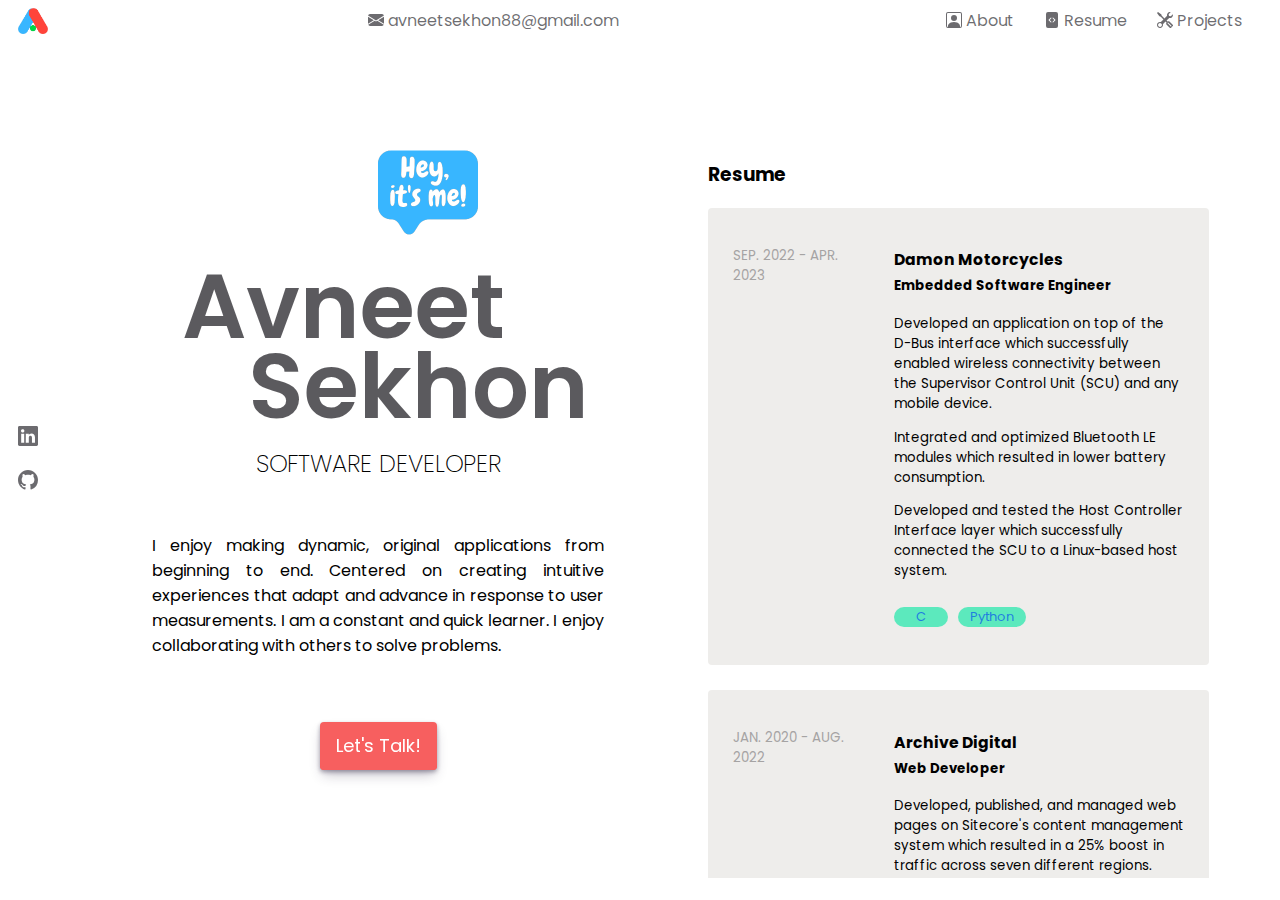
<file: public/resume.html>
<!DOCTYPE html>
<html lang="en">
<head>
    <meta charset="UTF-8">
    <meta name="viewport" content="width=device-width, initial-scale=1.0">
    <title>Avneet Singh Sekhon</title>
    <!-- Google Font -->
    <link rel="preconnect" href="https://fonts.googleapis.com">
    <link rel="preconnect" href="https://fonts.gstatic.com" crossorigin>
    <link href="https://fonts.googleapis.com/css2?family=Roboto+Mono:wght@300;400&display=swap" rel="stylesheet">
    <link href="https://fonts.googleapis.com/css2?family=Poppins:wght@200;400;600&display=swap" rel="stylesheet">
    <!-- Custom CSS -->
    <link href="../styles/resume_style.css" rel="stylesheet">
</head>
<body>  
    <!-- Navbar -->
    <div class="nav-container">
        <nav>
            <a href="../index.html" id="brand-logo">
                <img src="../assets/images/A_Logo.png" width="30px" alt="brand logo">
            </a>
            <a class="toggle_btn">
                <svg xmlns="http://www.w3.org/2000/svg" width="30" height="30" fill="currentColor" class="bi bi-list" viewBox="0 0 16 16">
                    <path fill-rule="evenodd" d="M2.5 12a.5.5 0 0 1 .5-.5h10a.5.5 0 0 1 0 1H3a.5.5 0 0 1-.5-.5zm0-4a.5.5 0 0 1 .5-.5h10a.5.5 0 0 1 0 1H3a.5.5 0 0 1-.5-.5zm0-4a.5.5 0 0 1 .5-.5h10a.5.5 0 0 1 0 1H3a.5.5 0 0 1-.5-.5z"/>
                </svg>
            </a>
            <a href="../public/projects.html" class="nav-right">
                <svg xmlns="http://www.w3.org/2000/svg" width="16" height="16" fill="currentColor" class="bi bi-tools" viewBox="0 0 16 16">
                    <path d="M1 0 0 1l2.2 3.081a1 1 0 0 0 .815.419h.07a1 1 0 0 1 .708.293l2.675 2.675-2.617 2.654A3.003 3.003 0 0 0 0 13a3 3 0 1 0 5.878-.851l2.654-2.617.968.968-.305.914a1 1 0 0 0 .242 1.023l3.27 3.27a.997.997 0 0 0 1.414 0l1.586-1.586a.997.997 0 0 0 0-1.414l-3.27-3.27a1 1 0 0 0-1.023-.242L10.5 9.5l-.96-.96 2.68-2.643A3.005 3.005 0 0 0 16 3c0-.269-.035-.53-.102-.777l-2.14 2.141L12 4l-.364-1.757L13.777.102a3 3 0 0 0-3.675 3.68L7.462 6.46 4.793 3.793a1 1 0 0 1-.293-.707v-.071a1 1 0 0 0-.419-.814L1 0Zm9.646 10.646a.5.5 0 0 1 .708 0l2.914 2.915a.5.5 0 0 1-.707.707l-2.915-2.914a.5.5 0 0 1 0-.708ZM3 11l.471.242.529.026.287.445.445.287.026.529L5 13l-.242.471-.026.529-.445.287-.287.445-.529.026L3 15l-.471-.242L2 14.732l-.287-.445L1.268 14l-.026-.529L1 13l.242-.471.026-.529.445-.287.287-.445.529-.026L3 11Z"/>
                </svg>
                Projects
            </a>
            <a href="../public/resume.html" class="nav-right">
                <svg xmlns="http://www.w3.org/2000/svg" width="16" height="16" fill="currentColor" class="bi bi-file-code-fill" viewBox="0 0 16 16">
                    <path d="M12 0H4a2 2 0 0 0-2 2v12a2 2 0 0 0 2 2h8a2 2 0 0 0 2-2V2a2 2 0 0 0-2-2zM6.646 5.646a.5.5 0 1 1 .708.708L5.707 8l1.647 1.646a.5.5 0 0 1-.708.708l-2-2a.5.5 0 0 1 0-.708l2-2zm2.708 0 2 2a.5.5 0 0 1 0 .708l-2 2a.5.5 0 0 1-.708-.708L10.293 8 8.646 6.354a.5.5 0 1 1 .708-.708z"/>
                </svg>
                Resume
            </a>
            <a href="../public/about.html" class="nav-right">
                <svg xmlns="http://www.w3.org/2000/svg" width="16" height="16" fill="currentColor" class="bi bi-person-square" viewBox="0 0 16 16">
                    <path d="M11 6a3 3 0 1 1-6 0 3 3 0 0 1 6 0z"/>
                    <path d="M2 0a2 2 0 0 0-2 2v12a2 2 0 0 0 2 2h12a2 2 0 0 0 2-2V2a2 2 0 0 0-2-2H2zm12 1a1 1 0 0 1 1 1v12a1 1 0 0 1-1 1v-1c0-1-1-4-6-4s-6 3-6 4v1a1 1 0 0 1-1-1V2a1 1 0 0 1 1-1h12z"/>
                </svg>
                About
            </a>
            <a href="mailto:avneetsekhon88@gmail.com" class="nav-right" id="nav-email">
                <svg xmlns="http://www.w3.org/2000/svg" width="16" height="16" fill="currentColor" class="bi bi-envelope-fill" viewBox="0 0 16 16">
                    <path d="M.05 3.555A2 2 0 0 1 2 2h12a2 2 0 0 1 1.95 1.555L8 8.414.05 3.555ZM0 4.697v7.104l5.803-3.558L0 4.697ZM6.761 8.83l-6.57 4.027A2 2 0 0 0 2 14h12a2 2 0 0 0 1.808-1.144l-6.57-4.027L8 9.586l-1.239-.757Zm3.436-.586L16 11.801V4.697l-5.803 3.546Z"/>
                </svg>
                avneetsekhon88@gmail.com
            </a>
            <div class="dropdown-menu">
                <li><a href="../public/about.html">About</a></li>
                <li><a href="../public/resume.html">Resume</a></li>
                <li><a href="../public/projects.html">Projects</a></li>
                <li><a href="mailto:avneetsekhon88@gmail.com">Contact</a></li>
                <li><a href="https://www.linkedin.com/in/asekhoncs/" target="_blank">Linkedin</a></li>
                <li><a href="https://github.com/avneetsekhoncs" target="_blank">GitHub</a></li>
            </div>            
        </nav>
    </div>
    <!-- Main content -->
    <main>
        <div class="grid-container">
            <div class="sidebar">
                <a href="https://www.linkedin.com/in/asekhoncs/" target="_blank">
                    <svg xmlns="http://www.w3.org/2000/svg" width="16" height="16" fill="currentColor" class="bi bi-linkedin" viewBox="0 0 16 16">
                        <path d="M0 1.146C0 .513.526 0 1.175 0h13.65C15.474 0 16 .513 16 1.146v13.708c0 .633-.526 1.146-1.175 1.146H1.175C.526 16 0 15.487 0 14.854V1.146zm4.943 12.248V6.169H2.542v7.225h2.401zm-1.2-8.212c.837 0 1.358-.554 1.358-1.248-.015-.709-.52-1.248-1.342-1.248-.822 0-1.359.54-1.359 1.248 0 .694.521 1.248 1.327 1.248h.016zm4.908 8.212V9.359c0-.216.016-.432.08-.586.173-.431.568-.878 1.232-.878.869 0 1.216.662 1.216 1.634v3.865h2.401V9.25c0-2.22-1.184-3.252-2.764-3.252-1.274 0-1.845.7-2.165 1.193v.025h-.016a5.54 5.54 0 0 1 .016-.025V6.169h-2.4c.03.678 0 7.225 0 7.225h2.4z"/>
                    </svg>
                </a>
                <a href="https://github.com/avneetsekhoncs" target="_blank">
                    <svg xmlns="http://www.w3.org/2000/svg" width="16" height="16" fill="currentColor" class="bi bi-github" viewBox="0 0 16 16">
                        <path d="M8 0C3.58 0 0 3.58 0 8c0 3.54 2.29 6.53 5.47 7.59.4.07.55-.17.55-.38 0-.19-.01-.82-.01-1.49-2.01.37-2.53-.49-2.69-.94-.09-.23-.48-.94-.82-1.13-.28-.15-.68-.52-.01-.53.63-.01 1.08.58 1.23.82.72 1.21 1.87.87 2.33.66.07-.52.28-.87.51-1.07-1.78-.2-3.64-.89-3.64-3.95 0-.87.31-1.59.82-2.15-.08-.2-.36-1.02.08-2.12 0 0 .67-.21 2.2.82.64-.18 1.32-.27 2-.27.68 0 1.36.09 2 .27 1.53-1.04 2.2-.82 2.2-.82.44 1.1.16 1.92.08 2.12.51.56.82 1.27.82 2.15 0 3.07-1.87 3.75-3.65 3.95.29.25.54.73.54 1.48 0 1.07-.01 1.93-.01 2.2 0 .21.15.46.55.38A8.012 8.012 0 0 0 16 8c0-4.42-3.58-8-8-8z"/>
                    </svg>
                </a>
                <a href="../index.html" id="center-logo">
                    <img src="../assets/images/A_Logo.png" width="30px" alt="brand logo">
                </a>
            </div>
            <div class="avatar-bio">
                <img src="../assets/images/Hey_its_me.png" alt="Hey, it's me!">
                <h1>Avneet</h1>
                <h1 id="skewed-name">Sekhon</h1>
                <h2>Software Developer</h2>
                <p>I enjoy making dynamic, original applications from beginning to end. Centered on creating intuitive experiences that 
                    adapt and advance in response to user measurements. I am a constant and quick learner. 
                    I enjoy collaborating with others to solve problems.
                </p>
                <button role="button" onclick = "sendEmailDefault()">
                    Let's Talk!
                </button>
            </div>
            <div class="about-me">
                <div class="about-me-info">
                    <h3>Resume</h3>
                </div>
                <div class="info-cell">
                    <div id="work-time">
                        <p>Sep. 2022 - Apr. 2023</p>
                    </div>
                    <div id="work-description">
                        <h3>Damon Motorcycles</h3>
                        <h4>Embedded Software Engineer</h4>
                        <p>Developed an application on top of the D-Bus interface which successfully enabled wireless connectivity between
                            the Supervisor Control Unit (SCU) and any mobile device. 
                        </p>
                        <p>
                            Integrated and optimized Bluetooth LE modules which resulted in lower battery consumption.
                        </p> 
                        <p>
                            Developed and tested the Host Controller Interface layer which successfully connected the SCU to a Linux-based host system.
                        </p>
                        <div id="skill-tags">
                            <p>C</p>
                            <p>Python</p>
                        </div>
                    </div>
                </div>
                <div class="info-cell">
                    <div id="work-time">
                        <p>Jan. 2020 - Aug. 2022</p>
                    </div>
                    <div id="work-description">
                        <h3>Archive Digital</h3>
                        <h4>Web Developer</h4>
                        <p>Developed, published, and managed web pages on Sitecore's content management system which resulted in a 25% boost in traffic across seven different regions.</p>
                        <p>Developed Sitecore components and templates which improved website functionality</p>
                        <p>Maintained Sitecore security policies which ensured data protection and industry compliance.</p>
                        <p>Participated in release cycles, coordinated with organization-wide stakeholders, and produced a dynamic product that is being actively used to uncover data trends.</p>
                        <p>Utilized Scrum development to adapt to stakeholder' changing needs in a fluid manner throughout the project lifecycle, from the conceptualization 
                            to the development, staging, and production.</p>
                        <div id="skill-tags">
                            <p>HTML</p>
                            <p>CSS</p>
                            <p>JavaScript</p>
                            <p>React.js</p>
                            <p>SQL</p>
                        </div>
                    </div>
                </div>
                <div class="info-cell">
                    <div id="work-time">
                        <p>Apr. 2019 - Jan. 2020</p>
                    </div>
                    <div id="work-description">
                        <h3>TD Bank</h3>
                        <h4>Customer Experience Associate</h4>
                        <p>Maintained a track record of consistently receiving excellent comments from clients, which resulted in high customer satisfaction ratings.</p>
                        <p>Showed a high aptitude for effectively addressing client concerns and complaints, leaving displeased clients confident and satisfied. </p>
                        <p>Excellent written and verbal communication skills, answering consumer questions in an understandable way while maintaining a professional and polite attitude. </p>
                        <p>Deep knowledge of the products provided and services enabled me to give clients accurate and beneficial information.</p>
                        <p>Successfully handled difficult circumstances, defusing confrontations, and figuring out solutions that benefited both parties.</p>
                        <p>Fluency in English and Punjabi, which improved the client experience for non-native English speakers.</p>
                        <div id="skill-tags">
                            <p>Team-oriented</p>
                            <p>Organized</p>
                            <p>Communication</p>
                            <p>Problem solving</p>
                        </div>
                    </div>
                </div>
            </div>
        </div>
    </main>


    <script>
        const toggleBtn = document.querySelector('.toggle_btn')
        const dropDownMenu = document.querySelector('.dropdown-menu')
        toggleBtn.onclick = function () {
            dropDownMenu.classList.toggle('open')
        }

        function sendEmailDefault() {
            var email = "avneetsekhon88@gmail.com";
            window.open(`mailto:${email}?`);
        }
    </script>
</body>
</html>
</file>
<file: styles/style.css>
/* Main content stlying */
.grid-container {
    min-height: 93vh;
    min-width: auto;
    display: grid;
    grid-template-columns: 0fr 2fr 2fr;
    grid-template-rows: 1fr;
    gap: 3rem;
}

/* Navbar Styling  */
.nav-container {
    grid-column: span 3;
}
nav a {
    font-family: 'Poppins', sans-serif;
    font-weight: 400;
    text-decoration:none;
    text-align: center;
    color:#16151ba1;
    font-size:16px;
    position:relative;
    display:inline;
}
nav svg {
    position: relative;
    top: 2px;
}
#brand-logo {
    padding-left: 10px;
}
#nav-email {
    margin-right: 23.5%;
}
.nav-right {
    float: right;
    padding-right: 30px;
}

nav .toggle_btn {
    float: right;
    display: none;
}

.dropdown-menu {
    display: none;
    position: absolute;
    /* color:#16151b73; */
    right: 2rem;
    top: 60px;
    height: 0;
    width: 300px;
    background: rgb(41, 40, 40);
    border-radius: 10px;
    overflow: hidden;
    transition: height 0.2s cubic-bezier(0.175, 0.885, 0.32, 1.275);
}

.dropdown-menu.open {
    height: 285px;
}

.dropdown-menu li {
    padding: 0.7rem;
    display: flex;
    align-items: end;
    justify-content: end;
}
.dropdown-menu li a {
    color: white;
}

/* sidebar styling */
.sidebar {
    display: flex;
    flex-direction: column;
    justify-content: center;
    align-items: center;
}
.sidebar a {
    padding: 10px;
    color:#16151ba1;
}
.sidebar svg {
    width: 20px;
    height: auto;
}

/* Bio styling */
.avatar-bio {
    display: flex;
    flex-direction: column;
    justify-content: center;
    align-items: center;
}
.avatar-bio h1 {
    font-family: 'Poppins', sans-serif;
    font-weight: 600;
    font-size: 90px;
    line-height: 5rem;
    color: #16151bb4;
    margin: 0;
    padding-right: 70px;
}
.avatar-bio h2 {
    font-family: 'Poppins', sans-serif;
    font-weight: 200;
    text-transform: uppercase;
    padding-bottom: 1rem;
}
#skewed-name {
    padding-left: 150px;
}
.avatar-bio p {
    font-family: 'Poppins', sans-serif;
    width: 80%;
    padding-bottom: 3rem;
}
.avatar-bio img {
    width: 100px; 
    height: auto; 
    object-fit: contain;
    margin: 0;
    padding-left: 100px;
    padding-bottom: 2rem;
}

.avatar-bio button {
    /* Button by Algolia */
    align-items: center;
    appearance: none;
    background-color: #f75f5f;
    border-radius: 4px;
    border-width: 0;
    box-shadow: rgba(45, 35, 66, 0.4) 0 2px 4px,rgba(45, 35, 66, 0.3) 0 7px 13px -3px,#f75f5f 0 -3px 0 inset;
    box-sizing: border-box;
    color: #ffffff;
    cursor: pointer;
    display: inline-flex;
    font-family: 'Poppins', sans-serif;
    height: 48px;
    justify-content: center;
    line-height: 1;
    list-style: none;
    overflow: hidden;
    padding-left: 16px;
    padding-right: 16px;
    position: relative;
    text-align: left;
    text-decoration: none;
    transition: box-shadow .15s,transform .15s;
    user-select: none;
    -webkit-user-select: none;
    touch-action: manipulation;
    white-space: nowrap;
    will-change: box-shadow,transform;
    font-size: 18px;
}

.avatar-bio button:focus {
    box-shadow: #D6D6E7 0 0 0 1.5px inset, rgba(45, 35, 66, 0.4) 0 2px 4px, rgba(45, 35, 66, 0.3) 0 7px 13px -3px, #D6D6E7 0 -3px 0 inset;
}

.avatar-bio button:hover {
    box-shadow: rgba(45, 35, 66, 0.4) 0 4px 8px, rgba(45, 35, 66, 0.3) 0 7px 13px -3px, #000000 0 -3px 0 inset;
    transform: translateY(-2px);
}

.avatar-bio button:active {
    box-shadow: #D6D6E7 0 3px 7px inset;
    transform: translateY(2px);
}

/* Avatar styling */
.avatar {
    display: flex;
    justify-content: center;
    align-items: center;
    padding-right: 10rem;
}

.avatar img {
    border: 5px solid rgba(75, 74, 77, 0.808);
    border-radius: 50%;
    box-shadow: 10px 10px 5px rgb(106, 107, 107);
}


/* Media Queries */
@media (max-width: 1500px) {
    .avatar {padding: 0;}
}

@media (max-width: 1400px) {
    .avatar {padding: 0;}
    .avatar img {
        width: 450px;
    }
}

@media (max-width: 1200px) {
    .grid-container {
        grid-template-columns: 1fr;
        grid-template-rows: 0fr;
    }
    .avatar {
        display: none;
    }
    .avatar-bio {
        margin-top: 60px;
    }
    .avatar-bio p {text-align: center;}
    .nav-container{
        position: fixed;
        width: 98%;
        top: 0%;
        background-color: #ffffff;
    }
    nav > a {display: none;}
    nav #brand-logo {
        top: 5px;
        display: inline-block;
    }
    nav .toggle_btn {
        display: block;
    }
    .dropdown-menu {display: block;}
    .sidebar {display: none;}
}

@media (max-width: 992px) {
    nav .toggle_btn {
        margin-right: 15px;
    }
}

@media (max-width: 768px) {
    .grid-container {
        grid-template-columns: auto;
    }

}

@media (max-width: 576px) {
    .toggle_btn{margin: 0;}
    .dropdown-menu {
        left: 2rem;
        width: unset;
    }
    .avatar-bio h1 {padding: 0;}
    #skewed-name {padding: 0;}

}
</file>
<file: styles/about_style.css>
/* Main content stlying */
.grid-container {
    height: 93vh;
    min-width: auto;
    display: grid;
    grid-template-columns: 0fr 2fr 2fr;
    grid-template-rows: 1fr;
    gap: 3rem;
}

/* Navbar Styling  */
.nav-container {
    grid-column: span 3;
}
nav a {
    font-family: 'Poppins', sans-serif;
    font-weight: 400;
    text-decoration:none;
    text-align: center;
    color:#16151ba1;
    font-size:16px;
    position:relative;
    display:inline;
}
nav svg {
    position: relative;
    top: 2px;
}
#brand-logo {
    padding-left: 10px;
}
#nav-email {
    margin-right: 23.5%;
}
#center-logo{
    float: right;
    display: none;
}
.nav-right {
    float: right;
    padding-right: 30px;
}

nav .toggle_btn {
    float: right;
    display: none;
}

.dropdown-menu {
    display: none;
    position: absolute;
    color:#16151ba1;
    right: 2rem;
    top: 60px;
    height: 0;
    width: 300px;
    background: rgb(41, 40, 40);
    border-radius: 10px;
    overflow: hidden;
    transition: height 0.2s cubic-bezier(0.175, 0.885, 0.32, 1.275);
}

.dropdown-menu.open {
    height: 285px;
}

.dropdown-menu li {
    padding: 0.7rem;
    display: flex;
    align-items: end;
    justify-content: end;
}
.dropdown-menu li a {
    color: white;
}

/* sidebar styling */
.sidebar {
    display: flex;
    flex-direction: column;
    justify-content: center;
    align-items: center;
}
.sidebar a {
    padding: 10px;
    color:#16151ba1;
}
.sidebar svg {
    width: 20px;
    height: auto;
}

/* Bio styling */
.avatar-bio {
    display: flex;
    flex-direction: column;
    justify-content: center;
    align-items: center;
}
.avatar-bio h1 {
    font-family: 'Poppins', sans-serif;
    font-weight: 600;
    font-size: 90px;
    line-height: 5rem;
    color: #16151bb4;
    margin: 0;
    padding-right: 70px;
}
.avatar-bio h2 {
    font-family: 'Poppins', sans-serif;
    font-weight: 200;
    text-transform: uppercase;
    padding-bottom: 1rem;
}
#skewed-name {
    padding-left: 150px;
}
.avatar-bio p {
    font-family: 'Poppins', sans-serif;
    width: 80%;
    padding-bottom: 3rem;
    text-align: justify;
    text-justify: auto;
}
.avatar-bio img {
    width: 100px; 
    height: auto; 
    object-fit: contain;
    margin: 0;
    padding-left: 100px;
    padding-bottom: 2rem;
}

.avatar-bio button {
    /* Button by Algolia */
    align-items: center;
    appearance: none;
    background-color: #f75f5f;
    border-radius: 4px;
    border-width: 0;
    box-shadow: rgba(45, 35, 66, 0.4) 0 2px 4px,rgba(45, 35, 66, 0.3) 0 7px 13px -3px,#f75f5f 0 -3px 0 inset;
    box-sizing: border-box;
    color: #ffffff;
    cursor: pointer;
    display: inline-flex;
    font-family: 'Poppins', sans-serif;
    height: 48px;
    justify-content: center;
    line-height: 1;
    list-style: none;
    overflow: hidden;
    padding-left: 16px;
    padding-right: 16px;
    position: relative;
    text-align: left;
    text-decoration: none;
    transition: box-shadow .15s,transform .15s;
    user-select: none;
    -webkit-user-select: none;
    touch-action: manipulation;
    white-space: nowrap;
    will-change: box-shadow,transform;
    font-size: 18px;
}

.avatar-bio button:focus {
    box-shadow: #D6D6E7 0 0 0 1.5px inset, rgba(45, 35, 66, 0.4) 0 2px 4px, rgba(45, 35, 66, 0.3) 0 7px 13px -3px, #D6D6E7 0 -3px 0 inset;
}

.avatar-bio button:hover {
    box-shadow: rgba(45, 35, 66, 0.4) 0 4px 8px, rgba(45, 35, 66, 0.3) 0 7px 13px -3px, #000000 0 -3px 0 inset;
    transform: translateY(-2px);
}

.avatar-bio button:active {
    box-shadow: #D6D6E7 0 3px 7px inset;
    transform: translateY(2px);
}

/* Avatar styling */
.about-me {
    display: flex;
    flex-direction: column;
    justify-content: start;
    align-items: start;
    overflow: auto;
    margin-top: 100px;
    font-family: 'Poppins', sans-serif;
}

/* About me info */
.about-me-info {
    background-color: #eeedeb;
    border-radius: 4px;
    border-width: 0;
    display: flex;
    flex-direction: column;
    padding: 25px;
    width: 80%;
    margin-bottom: 25px;
}

/* Damon Information Hide/Show */
.info-cell-damon {
    background-color: #f7cf5fbd;
    border-radius: 4px;
    border-width: 0;
    display: flex;
    flex-direction: column;
    padding: 25px;
    width: 80%;
    margin-bottom: 25px;
}

.info-cell-damon label {
    margin-top: 2px;
    text-align: center;
}
.info-cell-damon .hide-damon {
    width: 100%;
    display: inline-block;
    height: 0px;
    overflow: hidden;
    transition: all 0.5s ease;
    opacity: 0;
}

.info-cell-damon .inner-damon {
    padding-left: 25px;
    padding-right: 25px;
    /* text-align: justify;
    text-justify: auto; */
}

.info-cell-damon input[type="checkbox"]:checked + .hide-damon {
    height: 150px;
    opacity: 100;
    display: table;
}

/* Archive Information Hide/Show */
.info-cell-archive {
    background-color: #63e1d0a1;
    border-radius: 4px;
    border-width: 0;
    display: flex;
    flex-direction: column;
    padding: 25px;
    width: 80%;
    margin-bottom: 25px;
}

.info-cell-archive label {
    margin-top: 2px;
    text-align: center;
}
.info-cell-archive .hide-archive {
    width: 100%;
    display: inline-block;
    height: 0;
    overflow: hidden;
    transition: all 0.5s ease;
    opacity: 0;
}

.info-cell-archive .inner-archive {
    padding-left: 25px;
    padding-right: 25px;
    /* text-align: justify;
    text-justify: auto; */
}

.info-cell-archive input[type="checkbox"]:checked + .hide-archive {
    height: 150px;
    opacity: 100;
    display: table;
}

/* TD Information Hide/Show */
.info-cell-td {
    background-color: #008a0077;
    border-radius: 4px;
    border-width: 0;
    display: flex;
    flex-direction: column;
    padding: 25px;
    width: 80%;
    margin-bottom: 25px;
}

.info-cell-td label {
    margin-top: 2px;
    text-align: center;
}
.info-cell-td .hide-td {
    width: 100%;
    display: inline-block;
    height: 0;
    overflow: hidden;
    transition: all 0.5s ease;
    opacity: 0;
}

.info-cell-td .inner-td {
    padding-left: 25px;
    padding-right: 25px;
    /* text-align: justify;
    text-justify: auto; */
}

.info-cell-td input[type="checkbox"]:checked + .hide-td {
    height: 150px;
    opacity: 100;
    display: table;
}

/* Media Queries */
@media (max-width: 1500px) {
    
}

@media (max-width: 1400px) {

}

@media (max-width: 1200px) {
    .grid-container {
        grid-template-columns: 1fr;
        grid-template-rows: 0fr 1fr;
    }
    .nav-container{
        position: fixed;
        width: 98%;
        top: 0%;
        background-color: #ffffff;
    }
    nav > a {display: none;}
    nav .toggle_btn {display: block;}
    nav #brand-logo {
        top: 5px;
        display: inline-block;
    }
    .dropdown-menu {display: block;}
    .avatar-bio {
        margin-top: 60px;
    }
    .avatar-bio p {text-align: center;}
    .about-me {
        overflow: unset;
        margin-top: 10px;
        align-items: center;
    }
    .sidebar {display: none;}
}

@media (max-width: 992px) {
    nav .toggle_btn {
        margin-right: 15px;
    }
}

@media (max-width: 768px) {
    .grid-container {grid-template-columns: auto;}
    .avatar-bio {display: none;}
}

@media (max-width: 576px) {
    .toggle_btn{margin: 0;}
    .dropdown-menu {
        left: 2rem;
        width: unset;
    }
    .avatar-bio{margin-left: 30px;}
    .avatar-bio h1 {padding: 0;}
    #skewed-name {padding: 0;}
}
</file>
<file: styles/projects_style.css>
/* Main content stlying */
.grid-container {
    height: 93vh;
    min-width: auto;
    display: grid;
    grid-template-columns: 0fr 2fr 2fr;
    grid-template-rows: 1fr;
    gap: 3rem;
}

/* Navbar Styling  */
.nav-container {
    grid-column: span 3;
}
nav a {
    font-family: 'Poppins', sans-serif;
    font-weight: 400;
    text-decoration:none;
    text-align: center;
    color:#16151ba1;
    font-size:16px;
    position:relative;
    display:inline;
}
nav svg {
    position: relative;
    top: 2px;
}
#brand-logo {
    padding-left: 10px;
}
#nav-email {
    margin-right: 23.5%;
}
#center-logo{
    float: right;
    display: none;
}
.nav-right {
    float: right;
    padding-right: 30px;
}

nav .toggle_btn {
    float: right;
    display: none;
}

.dropdown-menu {
    display: none;
    position: absolute;
    color:#16151ba1;
    right: 2rem;
    top: 60px;
    height: 0;
    width: 300px;
    background: rgb(41, 40, 40);
    border-radius: 10px;
    overflow: hidden;
    transition: height 0.2s cubic-bezier(0.175, 0.885, 0.32, 1.275);
}

.dropdown-menu.open {
    height: 285px;
}

.dropdown-menu li {
    padding: 0.7rem;
    display: flex;
    align-items: end;
    justify-content: end;
}
.dropdown-menu li a {
    color: white;
}

/* sidebar styling */
.sidebar {
    display: flex;
    flex-direction: column;
    justify-content: center;
    align-items: center;
}
.sidebar a {
    padding: 10px;
    color:#16151ba1;
}
.sidebar svg {
    width: 20px;
    height: auto;
}

/* Bio styling */
.avatar-bio {
    display: flex;
    flex-direction: column;
    justify-content: center;
    align-items: center;
}
.avatar-bio h1 {
    font-family: 'Poppins', sans-serif;
    font-weight: 600;
    font-size: 90px;
    line-height: 5rem;
    color: #16151bb4;
    margin: 0;
    padding-right: 70px;
}
.avatar-bio h2 {
    font-family: 'Poppins', sans-serif;
    font-weight: 200;
    text-transform: uppercase;
    padding-bottom: 1rem;
}
#skewed-name {
    padding-left: 150px;
}
.avatar-bio p {
    font-family: 'Poppins', sans-serif;
    width: 80%;
    padding-bottom: 3rem;
    text-align: justify;
    text-justify: auto;
}
.avatar-bio img {
    width: 100px; 
    height: auto; 
    object-fit: contain;
    margin: 0;
    padding-left: 100px;
    padding-bottom: 2rem;
}

.avatar-bio button {
    /* Button by Algolia */
    align-items: center;
    appearance: none;
    background-color: #f75f5f;
    border-radius: 4px;
    border-width: 0;
    box-shadow: rgba(45, 35, 66, 0.4) 0 2px 4px,rgba(45, 35, 66, 0.3) 0 7px 13px -3px,#f75f5f 0 -3px 0 inset;
    box-sizing: border-box;
    color: #ffffff;
    cursor: pointer;
    display: inline-flex;
    font-family: 'Poppins', sans-serif;
    height: 48px;
    justify-content: center;
    line-height: 1;
    list-style: none;
    overflow: hidden;
    padding-left: 16px;
    padding-right: 16px;
    position: relative;
    text-align: left;
    text-decoration: none;
    transition: box-shadow .15s,transform .15s;
    user-select: none;
    -webkit-user-select: none;
    touch-action: manipulation;
    white-space: nowrap;
    will-change: box-shadow,transform;
    font-size: 18px;
}

.avatar-bio button:focus {
    box-shadow: #D6D6E7 0 0 0 1.5px inset, rgba(45, 35, 66, 0.4) 0 2px 4px, rgba(45, 35, 66, 0.3) 0 7px 13px -3px, #D6D6E7 0 -3px 0 inset;
}

.avatar-bio button:hover {
    box-shadow: rgba(45, 35, 66, 0.4) 0 4px 8px, rgba(45, 35, 66, 0.3) 0 7px 13px -3px, #000000 0 -3px 0 inset;
    transform: translateY(-2px);
}

.avatar-bio button:active {
    box-shadow: #D6D6E7 0 3px 7px inset;
    transform: translateY(2px);
}

/* Avatar styling */
.about-me {
    display: flex;
    flex-direction: column;
    justify-content: start;
    align-items: start;
    overflow: auto;
    margin-top: 100px;
    font-family: 'Poppins', sans-serif;
}

/* Resume Item */
.info-cell {
    background-color: #eeedeb;
    border-radius: 4px;
    border-width: 0;
    display: flex;
    flex-direction: row;
    padding: 25px;
    width: 80%;
    margin-bottom: 25px;
}

.info-cell h3 {
    margin-bottom: 5px;
}

.info-cell h3 a {
    text-decoration: none;
    color: #000000;
}

.info-cell h3 svg {
    width: 10px;
    height: auto;
}

.info-cell h4 {
    margin-top: 0;
}

.info-cell #skill-tags {
    display: flex;
    flex-direction: row;
    justify-content: flex-start;
    flex-wrap: wrap;
}

.info-cell #skill-tags p {
    color: #1770e4e0;
    font-size: small;
    border: solid 0px;
    border-radius: 15px;
    text-align: center;
    min-width: 30px;
    background-color: #0be6a4a4;
    margin-right: 10px;
    padding: 0px 12px;
}

.info-cell #work-time {
    font-size: smaller;
    color: #a5a3a3;
    width: 31%;
    margin-right: 30px;
}

.info-cell #work-time img {
    height: auto;
    width: 90px;
    margin-top: 20px;
    margin-left: 20px;
}

.info-cell #work-description {
    font-size: smaller;
    width: 69%;
}

/* Media Queries */
@media (max-width: 1500px) {
    
}

@media (max-width: 1400px) {

}

@media (max-width: 1200px) {
    .grid-container {
        grid-template-columns: 1fr;
        grid-template-rows: 0fr 1fr;
    }
    .nav-container{
        position: fixed;
        width: 98%;
        top: 0%;
        background-color: #ffffff;
    }
    nav > a {display: none;}
    nav .toggle_btn {display: block;}
    nav #brand-logo {
        top: 5px;
        display: inline-block;
    }
    .dropdown-menu {display: block;}
    .avatar-bio {
        margin-top: 60px;
    }
    .avatar-bio p {text-align: center;}
    .about-me {
        overflow: unset;
        margin-top: 10px;
        align-items: center;
    }
    .sidebar {display: none;}
}

@media (max-width: 992px) {
    nav .toggle_btn {
        margin-right: 15px;
    }
}

@media (max-width: 768px) {
    .grid-container {grid-template-columns: auto;}
    .avatar-bio {display: none;}
}

@media (max-width: 576px) {
    .toggle_btn{margin: 0;}
    .dropdown-menu {
        left: 2rem;
        width: unset;
    }
    .avatar-bio{margin-left: 30px;}
    .avatar-bio h1 {padding: 0;}
    #skewed-name {padding: 0;}
}
</file>
<file: styles/resume_style.css>
/* Main content stlying */
.grid-container {
    height: 93vh;
    min-width: auto;
    display: grid;
    grid-template-columns: 0fr 2fr 2fr;
    grid-template-rows: 1fr;
    gap: 3rem;
}

/* Navbar Styling  */
.nav-container {
    grid-column: span 3;
}
nav a {
    font-family: 'Poppins', sans-serif;
    font-weight: 400;
    text-decoration:none;
    text-align: center;
    color:#16151ba1;
    font-size:16px;
    position:relative;
    display:inline;
}
nav svg {
    position: relative;
    top: 2px;
}
#brand-logo {
    padding-left: 10px;
}
#nav-email {
    margin-right: 23.5%;
}
#center-logo{
    float: right;
    display: none;
}
.nav-right {
    float: right;
    padding-right: 30px;
}

nav .toggle_btn {
    float: right;
    display: none;
}

.dropdown-menu {
    display: none;
    position: absolute;
    color:#16151ba1;
    right: 2rem;
    top: 60px;
    height: 0;
    width: 300px;
    background: rgb(41, 40, 40);
    border-radius: 10px;
    overflow: hidden;
    transition: height 0.2s cubic-bezier(0.175, 0.885, 0.32, 1.275);
}

.dropdown-menu.open {
    height: 285px;
}

.dropdown-menu li {
    padding: 0.7rem;
    display: flex;
    align-items: end;
    justify-content: end;
}
.dropdown-menu li a {
    color: white;
}

/* sidebar styling */
.sidebar {
    display: flex;
    flex-direction: column;
    justify-content: center;
    align-items: center;
}
.sidebar a {
    padding: 10px;
    color:#16151ba1;
}
.sidebar svg {
    width: 20px;
    height: auto;
}

/* Bio styling */
.avatar-bio {
    display: flex;
    flex-direction: column;
    justify-content: center;
    align-items: center;
}
.avatar-bio h1 {
    font-family: 'Poppins', sans-serif;
    font-weight: 600;
    font-size: 90px;
    line-height: 5rem;
    color: #16151bb4;
    margin: 0;
    padding-right: 70px;
}
.avatar-bio h2 {
    font-family: 'Poppins', sans-serif;
    font-weight: 200;
    text-transform: uppercase;
    padding-bottom: 1rem;
}
#skewed-name {
    padding-left: 150px;
}
.avatar-bio p {
    font-family: 'Poppins', sans-serif;
    width: 80%;
    padding-bottom: 3rem;
    text-align: justify;
    text-justify: auto;
}
.avatar-bio img {
    width: 100px; 
    height: auto; 
    object-fit: contain;
    margin: 0;
    padding-left: 100px;
    padding-bottom: 2rem;
}

.avatar-bio button {
    /* Button by Algolia */
    align-items: center;
    appearance: none;
    background-color: #f75f5f;
    border-radius: 4px;
    border-width: 0;
    box-shadow: rgba(45, 35, 66, 0.4) 0 2px 4px,rgba(45, 35, 66, 0.3) 0 7px 13px -3px,#f75f5f 0 -3px 0 inset;
    box-sizing: border-box;
    color: #ffffff;
    cursor: pointer;
    display: inline-flex;
    font-family: 'Poppins', sans-serif;
    height: 48px;
    justify-content: center;
    line-height: 1;
    list-style: none;
    overflow: hidden;
    padding-left: 16px;
    padding-right: 16px;
    position: relative;
    text-align: left;
    text-decoration: none;
    transition: box-shadow .15s,transform .15s;
    user-select: none;
    -webkit-user-select: none;
    touch-action: manipulation;
    white-space: nowrap;
    will-change: box-shadow,transform;
    font-size: 18px;
}

.avatar-bio button:focus {
    box-shadow: #D6D6E7 0 0 0 1.5px inset, rgba(45, 35, 66, 0.4) 0 2px 4px, rgba(45, 35, 66, 0.3) 0 7px 13px -3px, #D6D6E7 0 -3px 0 inset;
}

.avatar-bio button:hover {
    box-shadow: rgba(45, 35, 66, 0.4) 0 4px 8px, rgba(45, 35, 66, 0.3) 0 7px 13px -3px, #000000 0 -3px 0 inset;
    transform: translateY(-2px);
}

.avatar-bio button:active {
    box-shadow: #D6D6E7 0 3px 7px inset;
    transform: translateY(2px);
}

/* Avatar styling */
.about-me {
    display: flex;
    flex-direction: column;
    justify-content: start;
    align-items: start;
    overflow: auto;
    margin-top: 100px;
    font-family: 'Poppins', sans-serif;
}

/* Resume Item */
.info-cell {
    background-color: #eeedeb;
    border-radius: 4px;
    border-width: 0;
    display: flex;
    flex-direction: row;
    padding: 25px;
    width: 80%;
    margin-bottom: 25px;
}

.info-cell h3 {
    margin-bottom: 5px;
}

.info-cell h4 {
    margin-top: 0;
}

.info-cell #skill-tags {
    display: flex;
    flex-direction: row;
    justify-content: flex-start;
    flex-wrap: wrap;
}

.info-cell #skill-tags p {
    color: #1770e4e0;
    font-size: small;
    border: solid 0px;
    border-radius: 15px;
    text-align: center;
    min-width: 30px;
    background-color: #0be6a4a4;
    margin-right: 10px;
    padding: 0px 12px;
}

.info-cell #work-time {
    font-size: smaller;
    color: #a5a3a3;
    width: 31%;
    margin-right: 30px;
    text-transform: uppercase;
}

.info-cell #work-description {
    font-size: smaller;
    width: 69%;
}

/* Media Queries */
@media (max-width: 1500px) {

}

@media (max-width: 1300px) {

}

@media (max-width: 1200px) {
    .grid-container {
        grid-template-columns: 1fr;
        grid-template-rows: 0fr 1fr;
    }
    .nav-container{
        position: fixed;
        width: 98%;
        top: 0%;
        background-color: #ffffff;
    }
    nav > a {display: none;}
    nav .toggle_btn {display: block;}
    nav #brand-logo {
        top: 5px;
        display: inline-block;
    }
    .dropdown-menu {display: block;}
    .avatar-bio {
        margin-top: 60px;
    }
    .avatar-bio p {text-align: center;}
    .about-me {
        overflow: unset;
        margin-top: 10px;
        align-items: center;
    }
    .sidebar {display: none;}

}

@media (max-width: 992px) {
    nav .toggle_btn {
        margin-right: 15px;
    }
}

@media (max-width: 768px) {
    .grid-container {grid-template-columns: auto;}
    .avatar-bio {display: none;}

}

@media (max-width: 597px) {

}

@media (max-width: 576px) {
    .toggle_btn{margin: 0;}
    .dropdown-menu {
        left: 2rem;
        width: unset;
    }
    .avatar-bio{margin-left: 30px;}
    .avatar-bio h1 {padding: 0;}
    #skewed-name {padding: 0;}
}
</file>
